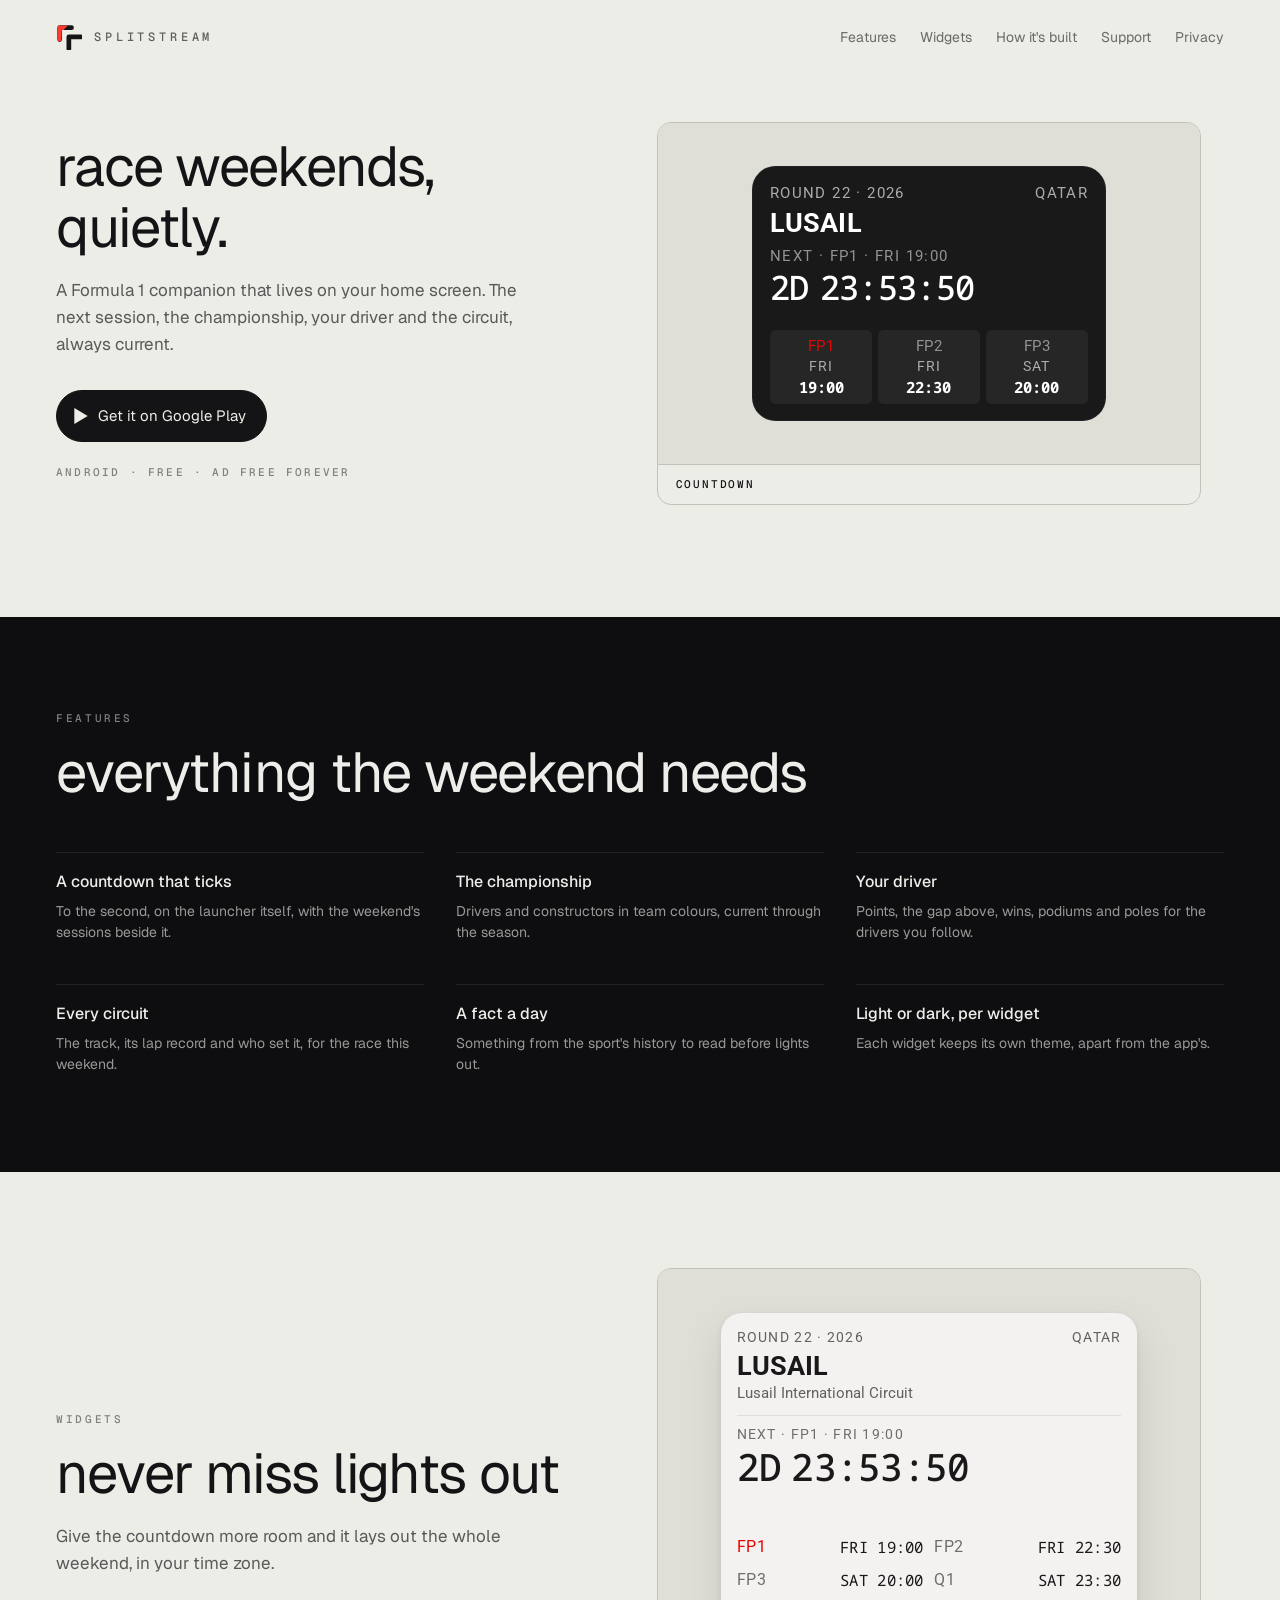
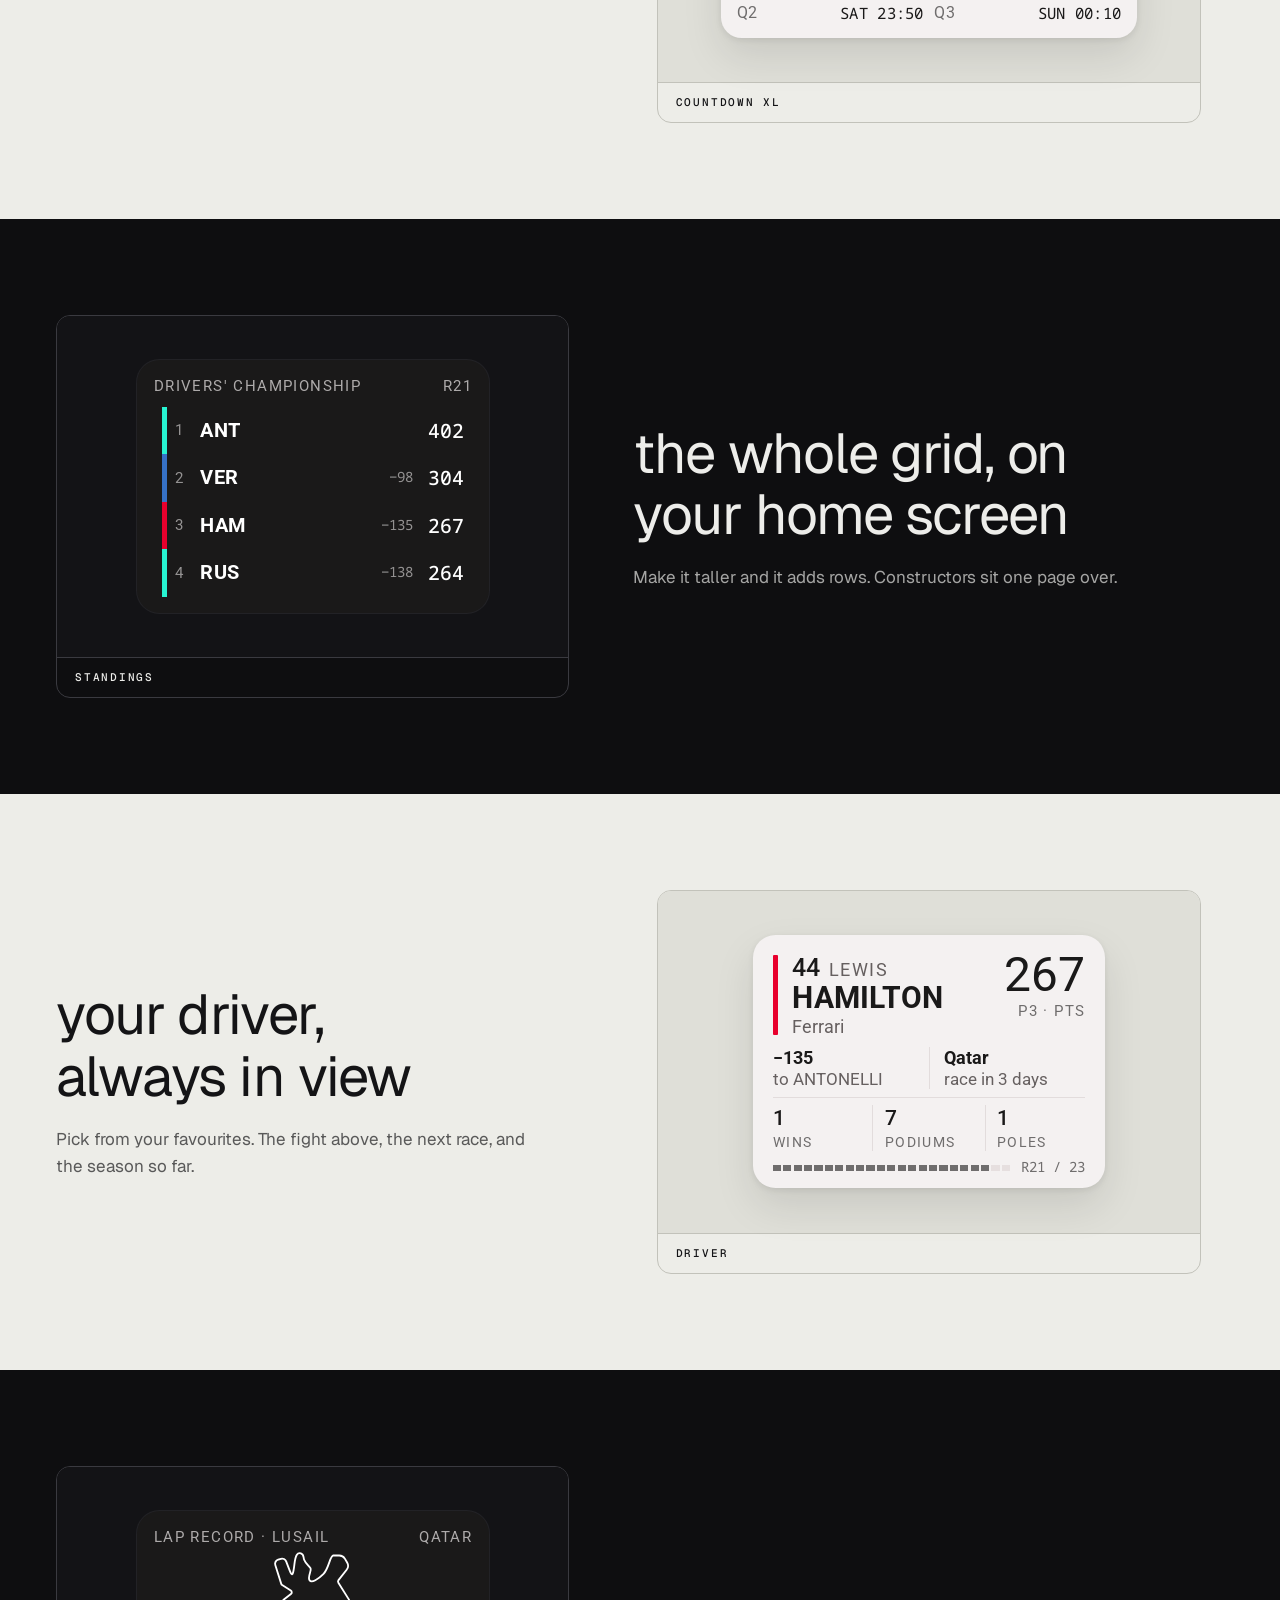
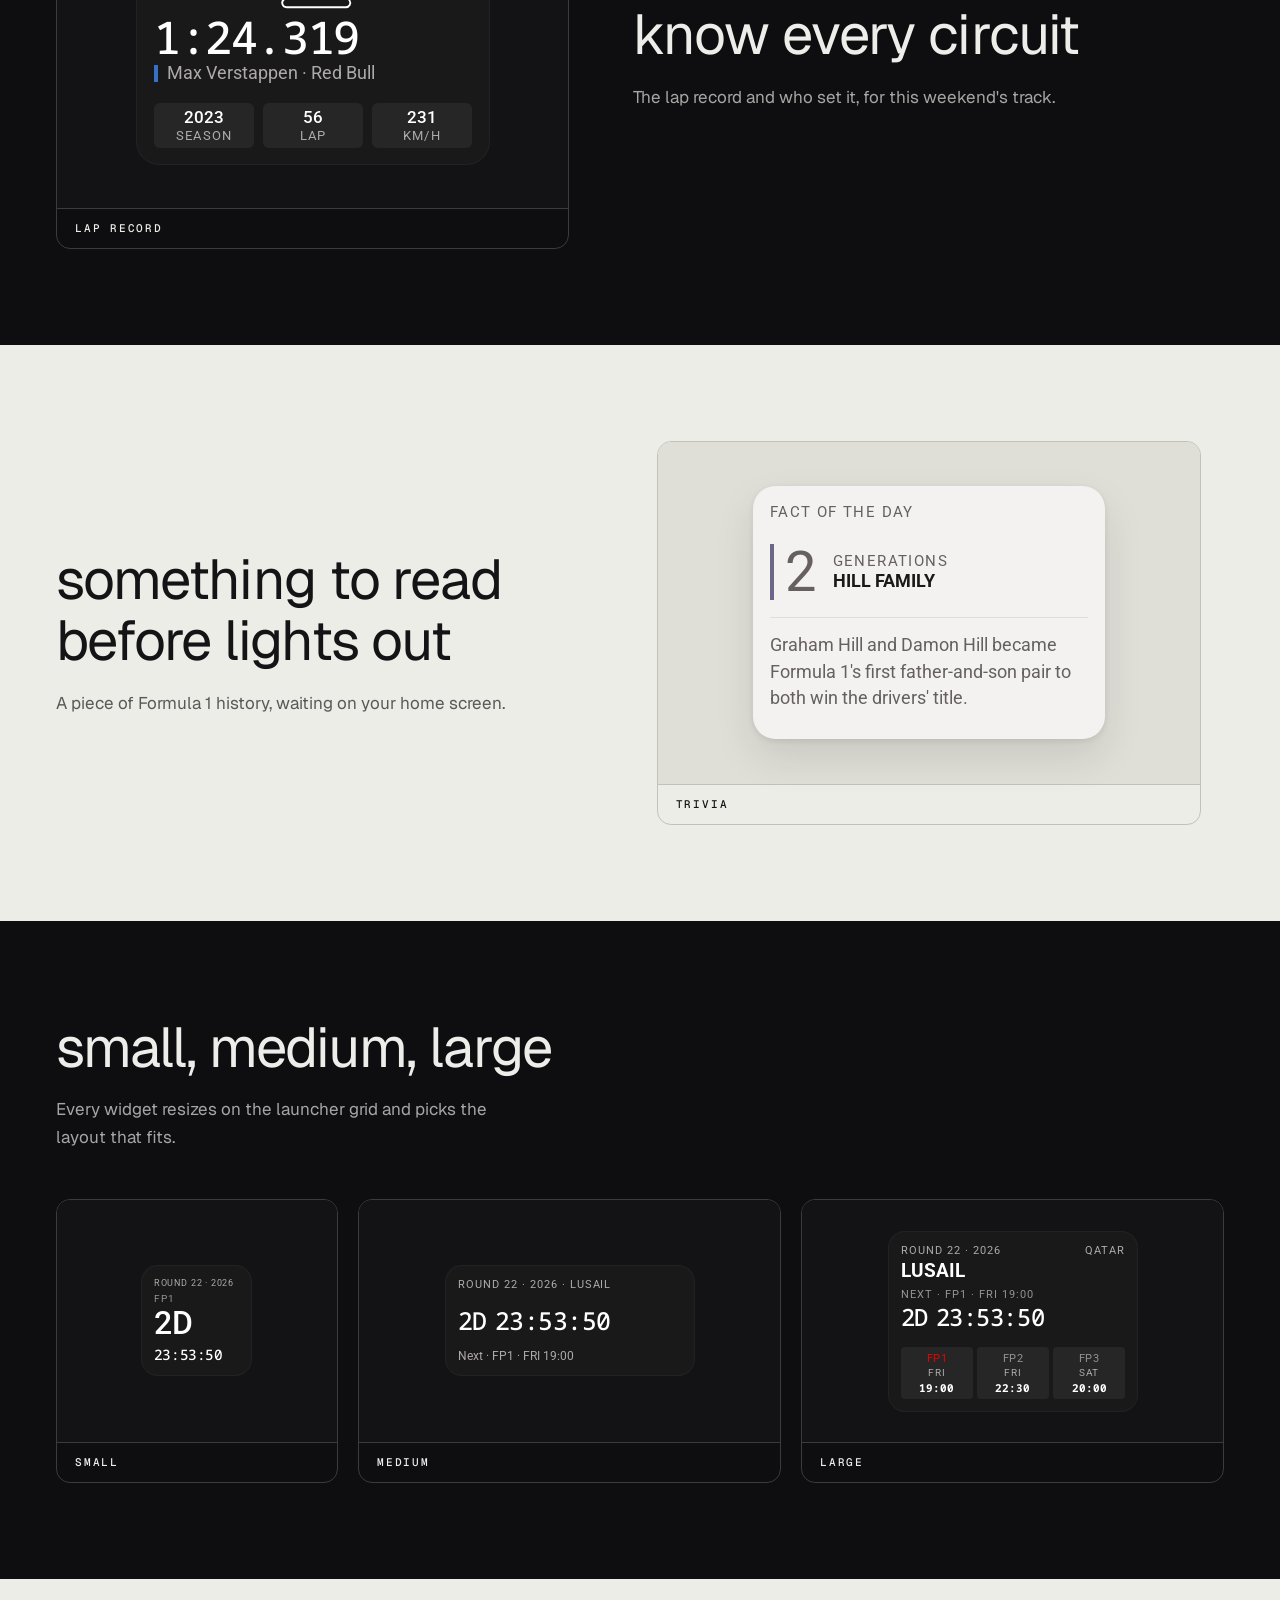
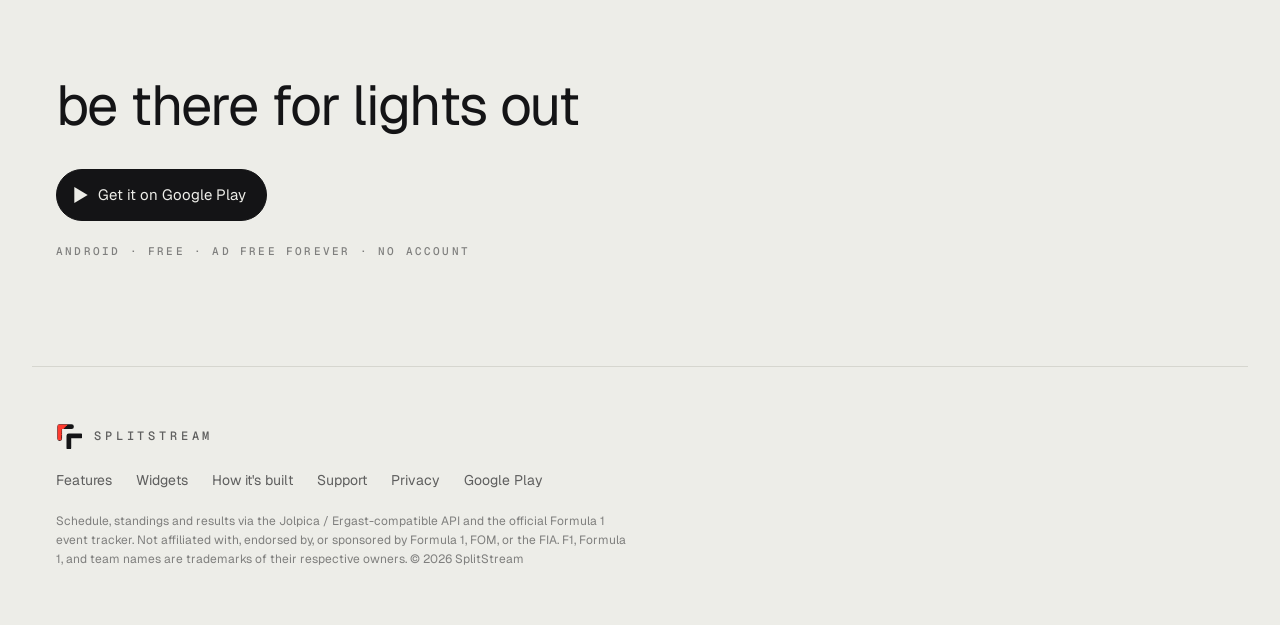
<file: index.html>
<!doctype html>
<html lang="en">
<head>
  <meta charset="utf-8">
  <meta name="viewport" content="width=device-width, initial-scale=1, viewport-fit=cover">
  <title>SplitStream · Formula 1 widgets for Android</title>
  <meta name="description" content="SplitStream puts the next session, the championship, your driver and the circuit on your Android home screen. Free, ad free forever.">
  <meta name="theme-color" content="#EDEDE8">
  <link rel="icon" type="image/png" sizes="32x32" href="app-assets/favicon-32.png">
  <link rel="icon" type="image/png" sizes="64x64" href="app-assets/favicon-64.png">
  <link rel="icon" type="image/svg+xml" href="app-assets/icon.svg">
  <link rel="apple-touch-icon" href="app-assets/apple-touch-icon.png">
  <link rel="preconnect" href="https://fonts.googleapis.com">
  <link rel="preconnect" href="https://fonts.gstatic.com" crossorigin>
  <link rel="stylesheet" href="https://fonts.googleapis.com/css2?family=Geist:wght@400;500&family=Geist+Mono:wght@500&family=Roboto:wght@400;500;700&family=Noto+Sans+Mono:wght@500;700&display=swap">
  <link rel="stylesheet" href="assets/site.css">
  <script defer src="https://analytics.slothiesmooth.com/script.js" data-website-id="c83c6d70-2a44-466f-b22b-ee12f465959a"></script>
</head>
<body>
<a class="skip" href="#main">Skip to content</a>
<svg width="0" height="0" style="position:absolute" aria-hidden="true" focusable="false">
  <defs>
    <clipPath id="lc"><path d="M52.25,28.25 L32.25,28.25 A4,4 0 0,0 28.25,32.25 L28.25,52.25 A4,4 0 0,0 36.25,52.25 L36.25,36.25 L52.25,36.25 A4,4 0 0,0 52.25,28.25 Z"/></clipPath>
    <symbol id="mark" viewBox="26 26 44 44">
      <path d="M67.75,43.75 L47.75,43.75 A4,4 0 0,0 43.75,47.75 L43.75,67.75 A4,4 0 0,0 51.75,67.75 L51.75,51.75 L67.75,51.75 A4,4 0 0,0 67.75,43.75 Z" fill="currentColor"/>
      <path d="M52.25,28.25 L32.25,28.25 A4,4 0 0,0 28.25,32.25 L28.25,52.25 A4,4 0 0,0 36.25,52.25 L36.25,36.25 L52.25,36.25 A4,4 0 0,0 52.25,28.25 Z" fill="currentColor"/>
      <g clip-path="url(#lc)"><path transform="translate(1.25 1.25)" d="M27 27 L45 27 L43.55 28.14 L43.5 29.29 L41.26 30.43 L41 31.57 L39.06 32.71 L38.22 33.86 L37.5 35 L36.47 35 L35.43 34.77 L34.4 35 L34.6 36.54 L34.34 38.08 L34.33 39.62 L34.39 41.17 L33.97 42.71 L34.86 44.25 L33.83 45.79 L34.03 47.33 L33.73 48.88 L34.07 50.42 L34.27 51.96 L33.9 53.5 L32.17 54.47 L30.45 53.78 L28.73 53.55 L27 54.5Z" fill="#FF3B2F"/></g>
    </symbol>
    <symbol id="playglyph" viewBox="0 0 20 24"><path d="M0 0 L0 24 L20 12 Z" fill="currentColor"/></symbol>
  </defs>
</svg>
<header class="site-head paper">
  <div class="in">
    <a class="lock" href="index.html" aria-label="SplitStream home"><svg aria-hidden="true"><use href="#mark"/></svg><span>SPLITSTREAM</span></a>
    <nav class="links" aria-label="Main"><a href="index.html#features">Features</a><a href="index.html#widgets">Widgets</a><a href="built.html">How it's built</a><a href="support.html">Support</a><a href="privacy.html">Privacy</a></nav>
    <details class="menu">
      <summary aria-label="Menu"><span>Menu</span></summary>
      <nav class="links" aria-label="Main"><a href="index.html#features">Features</a><a href="index.html#widgets">Widgets</a><a href="built.html">How it's built</a><a href="support.html">Support</a><a href="privacy.html">Privacy</a></nav>
    </details>
  </div>
</header>
<main id="main">
<section class="paper">
  <div class="in row hero">
    <div>
      <h1 class="line">race weekends, quietly.</h1>
      <p class="sub">A Formula 1 companion that lives on your home screen. The next session, the championship, your driver and the circuit, always current.</p>
      <a class="play" href="https://play.google.com/store/apps/details?id=dev.moksh.splitstream"><svg aria-hidden="true"><use href="#playglyph"/></svg>Get it on Google Play</a>
      <p class="meta short">Android · free<span class="sep"> · </span><span class="brk"></span>ad&nbsp;free&nbsp;forever</p>
    </div>
    <figure class="frame">
      <div class="tray">
      <div class="wid">
        <div class="w dark" style="--W:250;--H:180" role="img" aria-label="Large countdown widget: round 22 at Lusail, first practice in 2 days 23 hours">
        <div class="eb"><span>Round 22 · 2026</span><span>Qatar</span></div>
        <div class="ttl">LUSAIL</div>
        <div class="nx">Next · FP1 · Fri 19:00</div>
        <div class="clk"><span data-cd="d">2D</span><span data-cd="hms">23:53:52</span></div>
        <div class="cells">
          <div class="cell"><b class="acc">FP1</b><span>FRI</span><i>19:00</i></div>
          <div class="cell"><b>FP2</b><span>FRI</span><i>22:30</i></div>
          <div class="cell"><b>FP3</b><span>SAT</span><i>20:00</i></div>
        </div>
      </div>
      </div>
      </div>
      <figcaption>Countdown</figcaption>
    </figure>
  </div>
</section>
<section class="band ink anchor" id="features">
  <div class="in">
    <p class="eyebrow">Features</p>
    <h2 class="line">everything the weekend needs</h2>
    <div class="feats">
      <div><b>A countdown that ticks</b><span>To the second, on the launcher itself, with the weekend's sessions beside it.</span></div>
      <div><b>The championship</b><span>Drivers and constructors in team colours, current through the season.</span></div>
      <div><b>Your driver</b><span>Points, the gap above, wins, podiums and poles for the drivers you follow.</span></div>
      <div><b>Every circuit</b><span>The track, its lap record and who set it, for the race this weekend.</span></div>
      <div><b>A fact a day</b><span>Something from the sport's history to read before lights out.</span></div>
      <div><b>Light or dark, per widget</b><span>Each widget keeps its own theme, apart from the app's.</span></div>
    </div>
  </div>
</section>
<section class="band paper anchor" id="widgets">
  <div class="in">
    <div class="row">
      <div><p class="eyebrow">Widgets</p><h2 class="line">never miss lights out</h2><p class="sub">Give the countdown more room and it lays out the whole weekend, in your time zone.</p></div>
      <figure class="frame">
      <div class="tray">
      <div class="wid xl">
        <div class="w light xl" style="--W:320;--H:250" role="img" aria-label="Extra large countdown widget with all six sessions of the Qatar weekend">
          <div class="eb"><span>Round 22 · 2026</span><span>Qatar</span></div>
          <div class="ttl">LUSAIL</div>
          <div class="circ">Lusail International Circuit</div>
          <div class="hr"></div>
          <div class="nx">Next · FP1 · Fri 19:00</div>
          <div class="clk"><span data-cd="d">2D</span><span data-cd="hms">23:53:52</span></div>
          <div class="grid6">
            <b class="acc">FP1</b><i>FRI 19:00</i><b>FP2</b><i>FRI 22:30</i>
            <b>FP3</b><i>SAT 20:00</i><b>Q1</b><i>SAT 23:30</i>
            <b>Q2</b><i>SAT 23:50</i><b>Q3</b><i>SUN 00:10</i>
          </div>
        </div>
      </div>
      </div>
      <figcaption>Countdown XL</figcaption>
      </figure>
    </div>
  </div>
</section>
<section class="band ink">
  <div class="in">
    <div class="row flip">
      <div><h2 class="line">the whole grid, on your home screen</h2><p class="sub">Make it taller and it adds rows. Constructors sit one page over.</p></div>
      <figure class="frame">
      <div class="tray">
      <div class="wid">
        <div class="w dark" style="--W:250;--H:180" role="img" aria-label="Standings widget: Antonelli 402 points, Verstappen 304, Hamilton 267, Russell 264">
          <div class="eb"><span>Drivers' championship</span><span>R21</span></div>
          <div class="rows">
            <div class="r"><i class="st" style="background:#27F4D2"></i><span class="ps">1</span><span class="cd">ANT</span><span class="gp"></span><span class="pt">402</span></div>
            <div class="r"><i class="st" style="background:#3671C6"></i><span class="ps">2</span><span class="cd">VER</span><span class="gp">−98</span><span class="pt">304</span></div>
            <div class="r"><i class="st" style="background:#E8002D"></i><span class="ps">3</span><span class="cd">HAM</span><span class="gp">−135</span><span class="pt">267</span></div>
            <div class="r"><i class="st" style="background:#27F4D2"></i><span class="ps">4</span><span class="cd">RUS</span><span class="gp">−138</span><span class="pt">264</span></div>
          </div>
        </div>
      </div>
      </div>
      <figcaption>Standings</figcaption>
      </figure>
    </div>
  </div>
</section>
<section class="band paper">
  <div class="in">
    <div class="row">
      <div><h2 class="line">your driver, always in view</h2><p class="sub">Pick from your favourites. The fight above, the next race, and the season so far.</p></div>
      <figure class="frame">
      <div class="tray">
      <div class="wid">
        <div class="w light drv" style="--W:250;--H:180" role="img" aria-label="Driver widget: Lewis Hamilton, Ferrari, third on 267 points">
          <div class="dtop">
            <i class="tick" style="background:#E8002D"></i>
            <div class="dname"><div class="dn1"><b>44</b><span>LEWIS</span></div><div class="dn2">HAMILTON</div><div class="dn3">Ferrari</div></div>
            <div class="dpts"><b>267</b><span>P3 · PTS</span></div>
          </div>
          <div class="fight"><div><b>−135</b><span>to ANTONELLI</span></div><i class="vr"></i><div><b>Qatar</b><span>race in 3 days</span></div></div>
          <div class="stats"><div><b>1</b><span>WINS</span></div><i class="vr"></i><div><b>7</b><span>PODIUMS</span></div><i class="vr"></i><div><b>1</b><span>POLES</span></div></div>
          <div class="prog"><div class="ticks"><i></i><i></i><i></i><i></i><i></i><i></i><i></i><i></i><i></i><i></i><i></i><i></i><i></i><i></i><i></i><i></i><i></i><i></i><i></i><i></i><i></i><i class="o"></i><i class="o"></i></div><span>R21 / 23</span></div>
        </div>
      </div>
      </div>
      <figcaption>Driver</figcaption>
      </figure>
    </div>
  </div>
</section>
<section class="band ink">
  <div class="in">
    <div class="row flip">
      <div><h2 class="line">know every circuit</h2><p class="sub">The lap record and who set it, for this weekend's track.</p></div>
      <figure class="frame">
      <div class="tray">
      <div class="wid">
        <div class="w dark" style="--W:250;--H:180" role="img" aria-label="Lap record widget: Lusail, 1:24.319 by Max Verstappen for Red Bull in 2023">
          <div class="eb"><span>Lap record · Lusail</span><span>Qatar</span></div>
          <div class="art"><svg viewBox="0 0 35.8738 26.117" aria-hidden="true"><path d="M33.3698 25.617H5.80737C3.90306 25.617 3.07632 23.2075 4.57949 22.0383L7.85821 19.4882C8.40407 19.0637 8.36456 18.2265 7.78115 17.8552L3.78436 15.3118C3.58663 15.186 3.43938 14.9947 3.36831 14.7713L0.594861 6.05479C0.256015 4.98984 0.855594 3.85385 1.92602 3.53273L3.18745 3.1543C4.19542 2.85191 5.26507 3.38189 5.63872 4.36568C6.20656 5.86074 6.93476 7.75818 7.47831 9.11704C8.47831 11.617 8.97831 10.117 9.47831 5.61705C9.97831 1.11705 10.9783 0.117046 12.4783 0.617046C13.9783 1.11705 13.4783 2.11705 13.9783 3.61705C14.4783 5.11705 16.4783 6.61705 16.9783 7.61705C17.4783 8.61705 15.4783 11.617 16.4783 13.117C17.4783 14.617 20.4783 12.617 22.9783 10.117C25.4783 7.61705 25.9783 1.61705 27.4783 1.61705H30.2797C31.3335 1.61705 32.31 2.16994 32.8522 3.07356L33.9151 4.84503C34.5553 5.91205 34.4703 7.26353 33.7016 8.24198L29.9122 13.0648C29.6518 13.3962 29.6272 13.8552 29.8505 14.2126L35.0658 22.557C35.8983 23.8891 34.9407 25.617 33.3698 25.617Z"/></svg></div>
          <div class="lt">1:24.319</div>
          <div class="holder"><i style="background:#3671C6"></i>Max Verstappen · Red Bull</div>
          <div class="lmeta"><div><b>2023</b><span>SEASON</span></div><div><b>56</b><span>LAP</span></div><div><b>231</b><span>KM/H</span></div></div>
        </div>
      </div>
      </div>
      <figcaption>Lap record</figcaption>
      </figure>
    </div>
  </div>
</section>
<section class="band paper">
  <div class="in">
    <div class="row">
      <div><h2 class="line">something to read before lights out</h2><p class="sub">A piece of Formula 1 history, waiting on your home screen.</p></div>
      <figure class="frame">
      <div class="tray">
      <div class="wid">
        <div class="w light" style="--W:250;--H:180" role="img" aria-label="Trivia widget: Graham and Damon Hill, the first father and son to both win the drivers' title">
          <div class="eb"><span>Fact of the day</span></div>
          <div class="tbox"><i class="tk" style="background:#6B6788"></i><span class="n">2</span><div><span>GENERATIONS</span><b>HILL FAMILY</b></div></div>
          <div class="fact">Graham Hill and Damon Hill became Formula 1's first father-and-son pair to both win the drivers' title.</div>
        </div>
      </div>
      </div>
      <figcaption>Trivia</figcaption>
      </figure>
    </div>
  </div>
</section>
<section class="band ink">
  <div class="in">
    <h2 class="line">small, medium, large</h2>
    <p class="sub">Every widget resizes on the launcher grid and picks the layout that fits.</p>
    <div class="sizes">
      <figure class="frame"><div class="tray"><div class="wid ws">
        <div class="w dark s" style="--W:110;--H:110" role="img" aria-label="Small countdown widget">
          <div class="eb"><span>Round 22 · 2026</span></div>
          <div class="nx">FP1</div>
          <div class="big" data-cd="d">2D</div>
          <div class="hms" data-cd="hms">23:53:52</div>
        </div>
        </div></div>
        <figcaption>Small</figcaption>
      </figure>
      <figure class="frame"><div class="tray"><div class="wid wm">
        <div class="w dark m" style="--W:250;--H:110" role="img" aria-label="Medium countdown widget">
          <div class="eb"><span>Round 22 · 2026 · Lusail</span></div>
          <div class="clk"><span data-cd="d">2D</span><span data-cd="hms">23:53:52</span></div>
          <div class="foot">Next · FP1 · FRI 19:00</div>
        </div>
        </div></div>
        <figcaption>Medium</figcaption>
      </figure>
      <figure class="frame"><div class="tray"><div class="wid wl">
        <div class="w dark" style="--W:250;--H:180" role="img" aria-label="Large countdown widget: round 22 at Lusail, first practice in 2 days 23 hours">
        <div class="eb"><span>Round 22 · 2026</span><span>Qatar</span></div>
        <div class="ttl">LUSAIL</div>
        <div class="nx">Next · FP1 · Fri 19:00</div>
        <div class="clk"><span data-cd="d">2D</span><span data-cd="hms">23:53:52</span></div>
        <div class="cells">
          <div class="cell"><b class="acc">FP1</b><span>FRI</span><i>19:00</i></div>
          <div class="cell"><b>FP2</b><span>FRI</span><i>22:30</i></div>
          <div class="cell"><b>FP3</b><span>SAT</span><i>20:00</i></div>
        </div>
      </div>
        </div></div>
        <figcaption>Large</figcaption>
      </figure>
    </div>
  </div>
</section>
<section class="band paper">
  <div class="in">
    <h2 class="line">be there for lights out</h2>
    <a class="play" href="https://play.google.com/store/apps/details?id=dev.moksh.splitstream"><svg aria-hidden="true"><use href="#playglyph"/></svg>Get it on Google Play</a>
    <p class="meta">Android · free<span class="sep"> · </span><span class="brk"></span>ad&nbsp;free&nbsp;forever · no&nbsp;account</p>
  </div>
</section>
</main>
<footer class="site-foot paper">
  <div class="in">
    <a class="lock" href="index.html" aria-label="SplitStream home"><svg aria-hidden="true"><use href="#mark"/></svg><span>SPLITSTREAM</span></a>
    <nav class="fl" aria-label="Footer"><a href="index.html#features">Features</a><a href="index.html#widgets">Widgets</a><a href="built.html">How it's built</a><a href="support.html">Support</a><a href="privacy.html">Privacy</a><a href="https://play.google.com/store/apps/details?id=dev.moksh.splitstream">Google Play</a></nav>
    <p>Schedule, standings and results via the Jolpica / Ergast-compatible API and the official Formula 1 event tracker. Not affiliated with, endorsed by, or sponsored by Formula 1, FOM, or the FIA. F1, Formula 1, and team names are trademarks of their respective owners. &copy; 2026 SplitStream</p>
  </div>
</footer>

<script>
  // The widget countdowns tick down from the moment shown in the store art (2D 23:53:52)
  // and start over on every page load. It is an illustration, not a real race clock.
  (function () {
    var start = 2 * 86400 + 23 * 3600 + 53 * 60 + 52;
    var t0 = Date.now();
    var days = document.querySelectorAll('[data-cd="d"]');
    var clocks = document.querySelectorAll('[data-cd="hms"]');
    function pad(n) { return n < 10 ? '0' + n : '' + n; }
    function tick() {
      var left = start - Math.floor((Date.now() - t0) / 1000);
      if (left < 0) { t0 = Date.now(); left = start; }
      var d = Math.floor(left / 86400), h = Math.floor(left % 86400 / 3600), m = Math.floor(left % 3600 / 60), sec = left % 60;
      var hms = pad(h) + ':' + pad(m) + ':' + pad(sec);
      for (var i = 0; i < days.length; i++) days[i].textContent = d + 'D';
      for (var j = 0; j < clocks.length; j++) clocks[j].textContent = hms;
    }
    tick();
    setInterval(tick, 250);
  })();
</script>
</body>
</html>
</file>
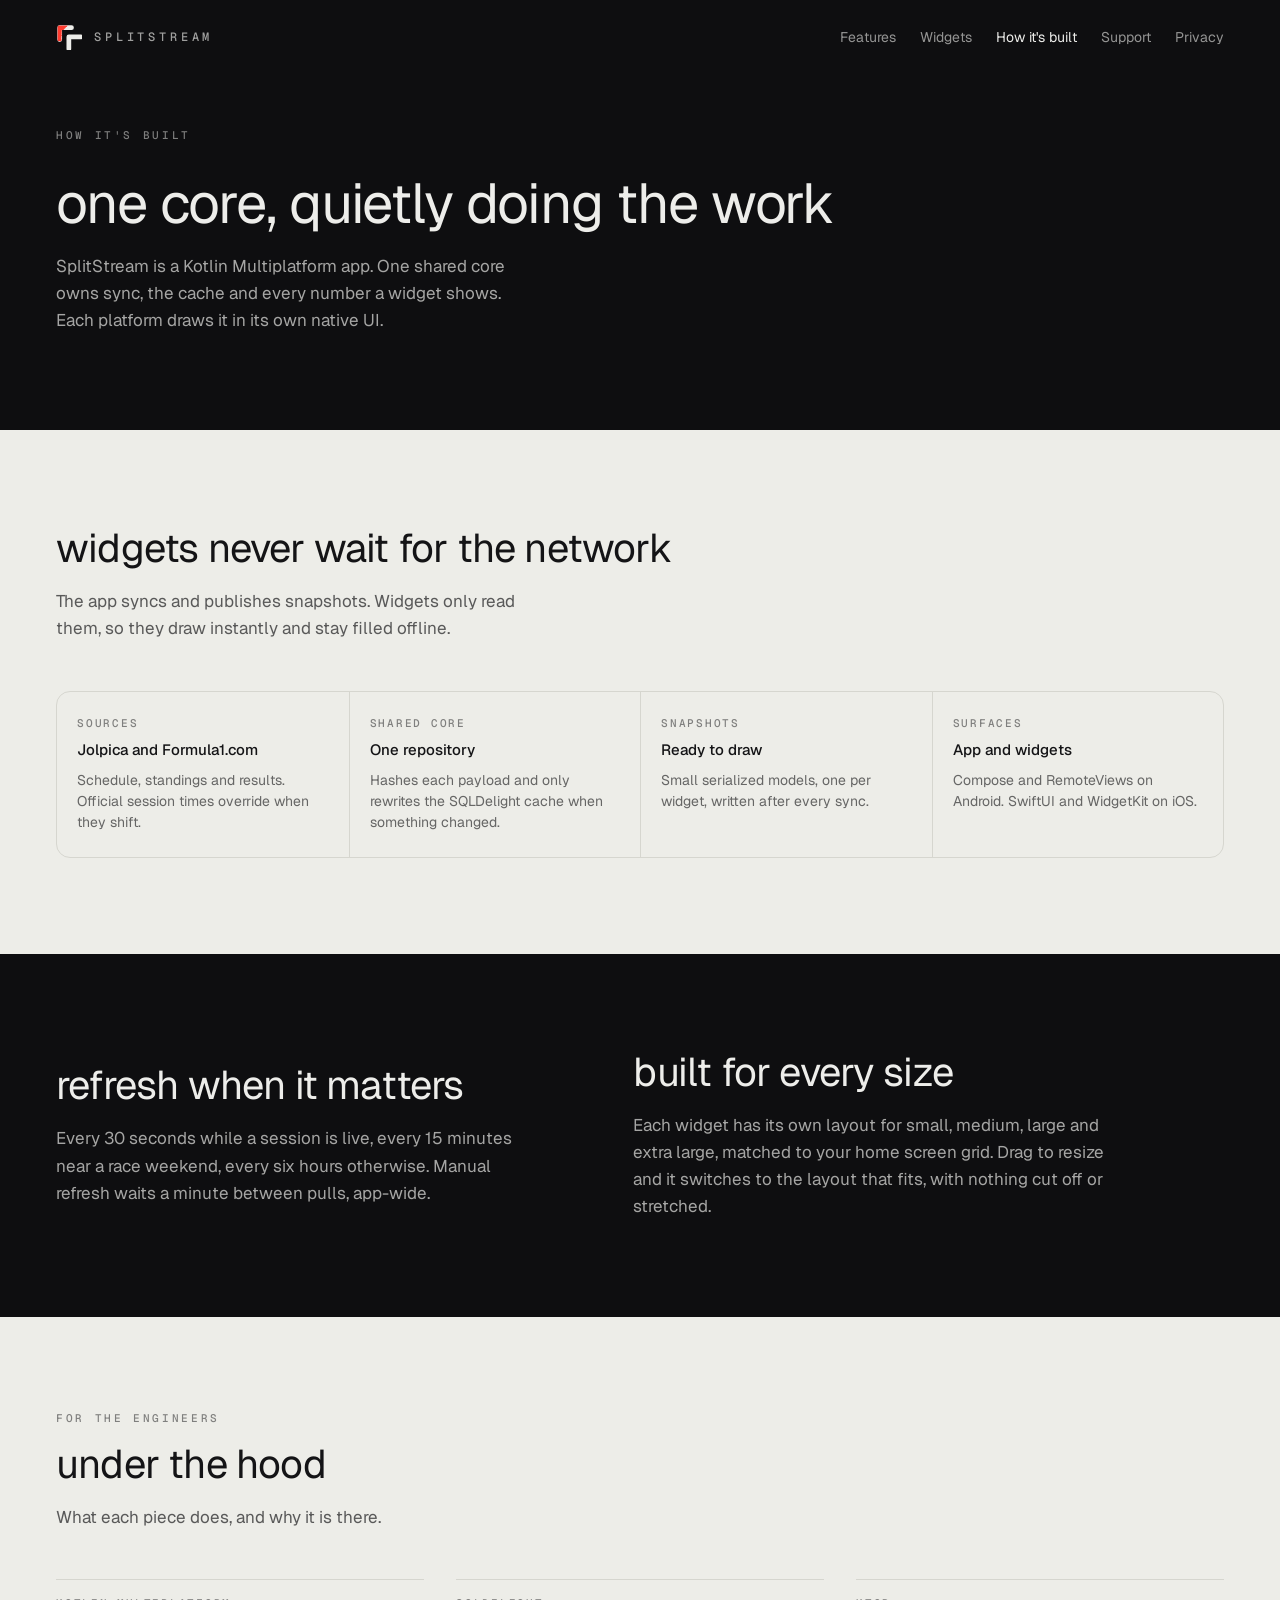
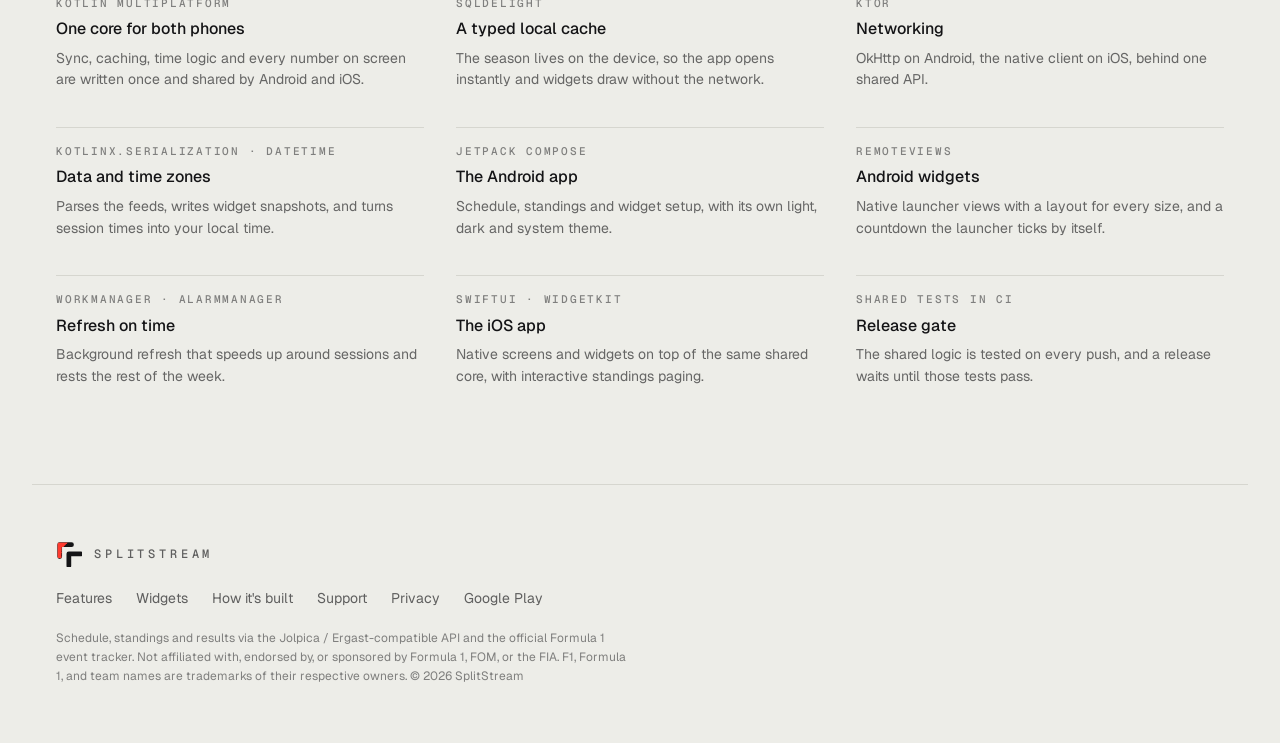
<file: built.html>
<!doctype html>
<html lang="en">
<head>
  <meta charset="utf-8">
  <meta name="viewport" content="width=device-width, initial-scale=1, viewport-fit=cover">
  <title>How it's built · SplitStream</title>
  <meta name="description" content="How SplitStream works under the hood: one Kotlin Multiplatform core, a local cache, and native widgets on Android and iOS.">
  <meta name="theme-color" content="#EDEDE8">
  <link rel="icon" type="image/png" sizes="32x32" href="app-assets/favicon-32.png">
  <link rel="icon" type="image/png" sizes="64x64" href="app-assets/favicon-64.png">
  <link rel="icon" type="image/svg+xml" href="app-assets/icon.svg">
  <link rel="apple-touch-icon" href="app-assets/apple-touch-icon.png">
  <link rel="preconnect" href="https://fonts.googleapis.com">
  <link rel="preconnect" href="https://fonts.gstatic.com" crossorigin>
  <link rel="stylesheet" href="https://fonts.googleapis.com/css2?family=Geist:wght@400;500&family=Geist+Mono:wght@500&family=Roboto:wght@400;500;700&family=Noto+Sans+Mono:wght@500;700&display=swap">
  <link rel="stylesheet" href="assets/site.css">
  
</head>
<body>
<a class="skip" href="#main">Skip to content</a>
<svg width="0" height="0" style="position:absolute" aria-hidden="true" focusable="false">
  <defs>
    <clipPath id="lc"><path d="M52.25,28.25 L32.25,28.25 A4,4 0 0,0 28.25,32.25 L28.25,52.25 A4,4 0 0,0 36.25,52.25 L36.25,36.25 L52.25,36.25 A4,4 0 0,0 52.25,28.25 Z"/></clipPath>
    <symbol id="mark" viewBox="26 26 44 44">
      <path d="M67.75,43.75 L47.75,43.75 A4,4 0 0,0 43.75,47.75 L43.75,67.75 A4,4 0 0,0 51.75,67.75 L51.75,51.75 L67.75,51.75 A4,4 0 0,0 67.75,43.75 Z" fill="currentColor"/>
      <path d="M52.25,28.25 L32.25,28.25 A4,4 0 0,0 28.25,32.25 L28.25,52.25 A4,4 0 0,0 36.25,52.25 L36.25,36.25 L52.25,36.25 A4,4 0 0,0 52.25,28.25 Z" fill="currentColor"/>
      <g clip-path="url(#lc)"><path transform="translate(1.25 1.25)" d="M27 27 L45 27 L43.55 28.14 L43.5 29.29 L41.26 30.43 L41 31.57 L39.06 32.71 L38.22 33.86 L37.5 35 L36.47 35 L35.43 34.77 L34.4 35 L34.6 36.54 L34.34 38.08 L34.33 39.62 L34.39 41.17 L33.97 42.71 L34.86 44.25 L33.83 45.79 L34.03 47.33 L33.73 48.88 L34.07 50.42 L34.27 51.96 L33.9 53.5 L32.17 54.47 L30.45 53.78 L28.73 53.55 L27 54.5Z" fill="#FF3B2F"/></g>
    </symbol>
    <symbol id="playglyph" viewBox="0 0 20 24"><path d="M0 0 L0 24 L20 12 Z" fill="currentColor"/></symbol>
  </defs>
</svg>
<header class="site-head ink">
  <div class="in">
    <a class="lock" href="index.html" aria-label="SplitStream home"><svg aria-hidden="true"><use href="#mark"/></svg><span>SPLITSTREAM</span></a>
    <nav class="links" aria-label="Main"><a href="index.html#features">Features</a><a href="index.html#widgets">Widgets</a><a href="built.html" aria-current="page">How it's built</a><a href="support.html">Support</a><a href="privacy.html">Privacy</a></nav>
    <details class="menu">
      <summary aria-label="Menu"><span>Menu</span></summary>
      <nav class="links" aria-label="Main"><a href="index.html#features">Features</a><a href="index.html#widgets">Widgets</a><a href="built.html" aria-current="page">How it's built</a><a href="support.html">Support</a><a href="privacy.html">Privacy</a></nav>
    </details>
  </div>
</header>
<main id="main">
<section class="ink">
  <div class="in page-head">
    <p class="eyebrow">How it's built</p>
    <h1 class="line">one core, quietly doing the work</h1>
    <p class="sub">SplitStream is a Kotlin Multiplatform app. One shared core owns sync, the cache and every number a widget shows. Each platform draws it in its own native UI.</p>
  </div>
</section>
<section class="band paper">
  <div class="in">
    <h2 class="line sm">widgets never wait for the network</h2>
    <p class="sub">The app syncs and publishes snapshots. Widgets only read them, so they draw instantly and stay filled offline.</p>
    <div class="flow">
      <div><em>Sources</em><b>Jolpica and Formula1.com</b><span>Schedule, standings and results. Official session times override when they shift.</span></div>
      <div><em>Shared core</em><b>One repository</b><span>Hashes each payload and only rewrites the SQLDelight cache when something changed.</span></div>
      <div><em>Snapshots</em><b>Ready to draw</b><span>Small serialized models, one per widget, written after every sync.</span></div>
      <div><em>Surfaces</em><b>App and widgets</b><span>Compose and RemoteViews on Android. SwiftUI and WidgetKit on iOS.</span></div>
    </div>
  </div>
</section>
<section class="band ink">
  <div class="in">
    <div class="row">
      <div><h2 class="line sm">refresh when it matters</h2><p class="sub">Every 30 seconds while a session is live, every 15 minutes near a race weekend, every six hours otherwise. Manual refresh waits a minute between pulls, app-wide.</p></div>
      <div><h2 class="line sm">built for every size</h2><p class="sub">Each widget has its own layout for small, medium, large and extra large, matched to your home screen grid. Drag to resize and it switches to the layout that fits, with nothing cut off or stretched.</p></div>
    </div>
  </div>
</section>
<section class="band paper">
  <div class="in">
    <p class="eyebrow">For the engineers</p>
    <h2 class="line sm">under the hood</h2>
    <p class="sub">What each piece does, and why it is there.</p>
    <div class="tech">
      <div><em>Kotlin Multiplatform</em><b>One core for both phones</b><span>Sync, caching, time logic and every number on screen are written once and shared by Android and iOS.</span></div>
      <div><em>SQLDelight</em><b>A typed local cache</b><span>The season lives on the device, so the app opens instantly and widgets draw without the network.</span></div>
      <div><em>Ktor</em><b>Networking</b><span>OkHttp on Android, the native client on iOS, behind one shared API.</span></div>
      <div><em>kotlinx.serialization · datetime</em><b>Data and time zones</b><span>Parses the feeds, writes widget snapshots, and turns session times into your local time.</span></div>
      <div><em>Jetpack Compose</em><b>The Android app</b><span>Schedule, standings and widget setup, with its own light, dark and system theme.</span></div>
      <div><em>RemoteViews</em><b>Android widgets</b><span>Native launcher views with a layout for every size, and a countdown the launcher ticks by itself.</span></div>
      <div><em>WorkManager · AlarmManager</em><b>Refresh on time</b><span>Background refresh that speeds up around sessions and rests the rest of the week.</span></div>
      <div><em>SwiftUI · WidgetKit</em><b>The iOS app</b><span>Native screens and widgets on top of the same shared core, with interactive standings paging.</span></div>
      <div><em>Shared tests in CI</em><b>Release gate</b><span>The shared logic is tested on every push, and a release waits until those tests pass.</span></div>
    </div>
  </div>
</section>
</main>
<footer class="site-foot paper">
  <div class="in">
    <a class="lock" href="index.html" aria-label="SplitStream home"><svg aria-hidden="true"><use href="#mark"/></svg><span>SPLITSTREAM</span></a>
    <nav class="fl" aria-label="Footer"><a href="index.html#features">Features</a><a href="index.html#widgets">Widgets</a><a href="built.html">How it's built</a><a href="support.html">Support</a><a href="privacy.html">Privacy</a><a href="https://play.google.com/store/apps/details?id=dev.moksh.splitstream">Google Play</a></nav>
    <p>Schedule, standings and results via the Jolpica / Ergast-compatible API and the official Formula 1 event tracker. Not affiliated with, endorsed by, or sponsored by Formula 1, FOM, or the FIA. F1, Formula 1, and team names are trademarks of their respective owners. &copy; 2026 SplitStream</p>
  </div>
</footer>
</body>
</html>
</file>
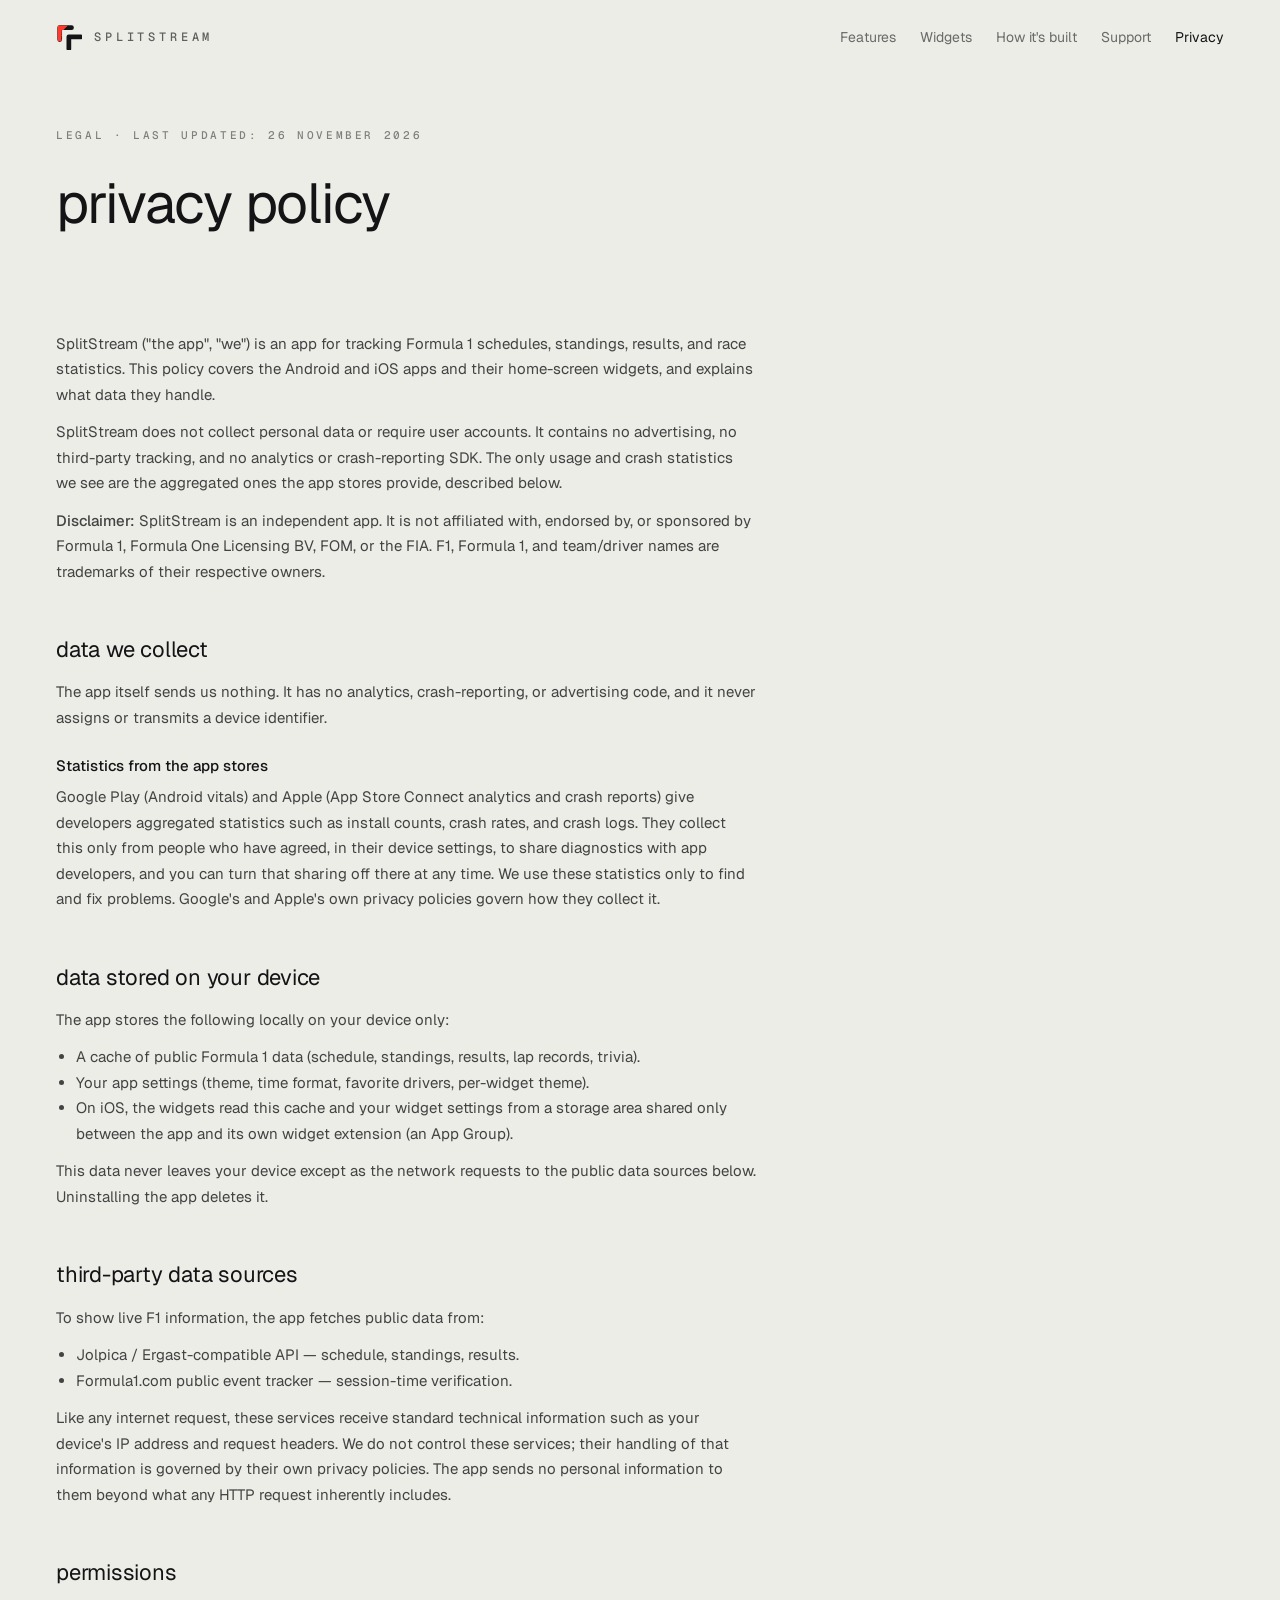
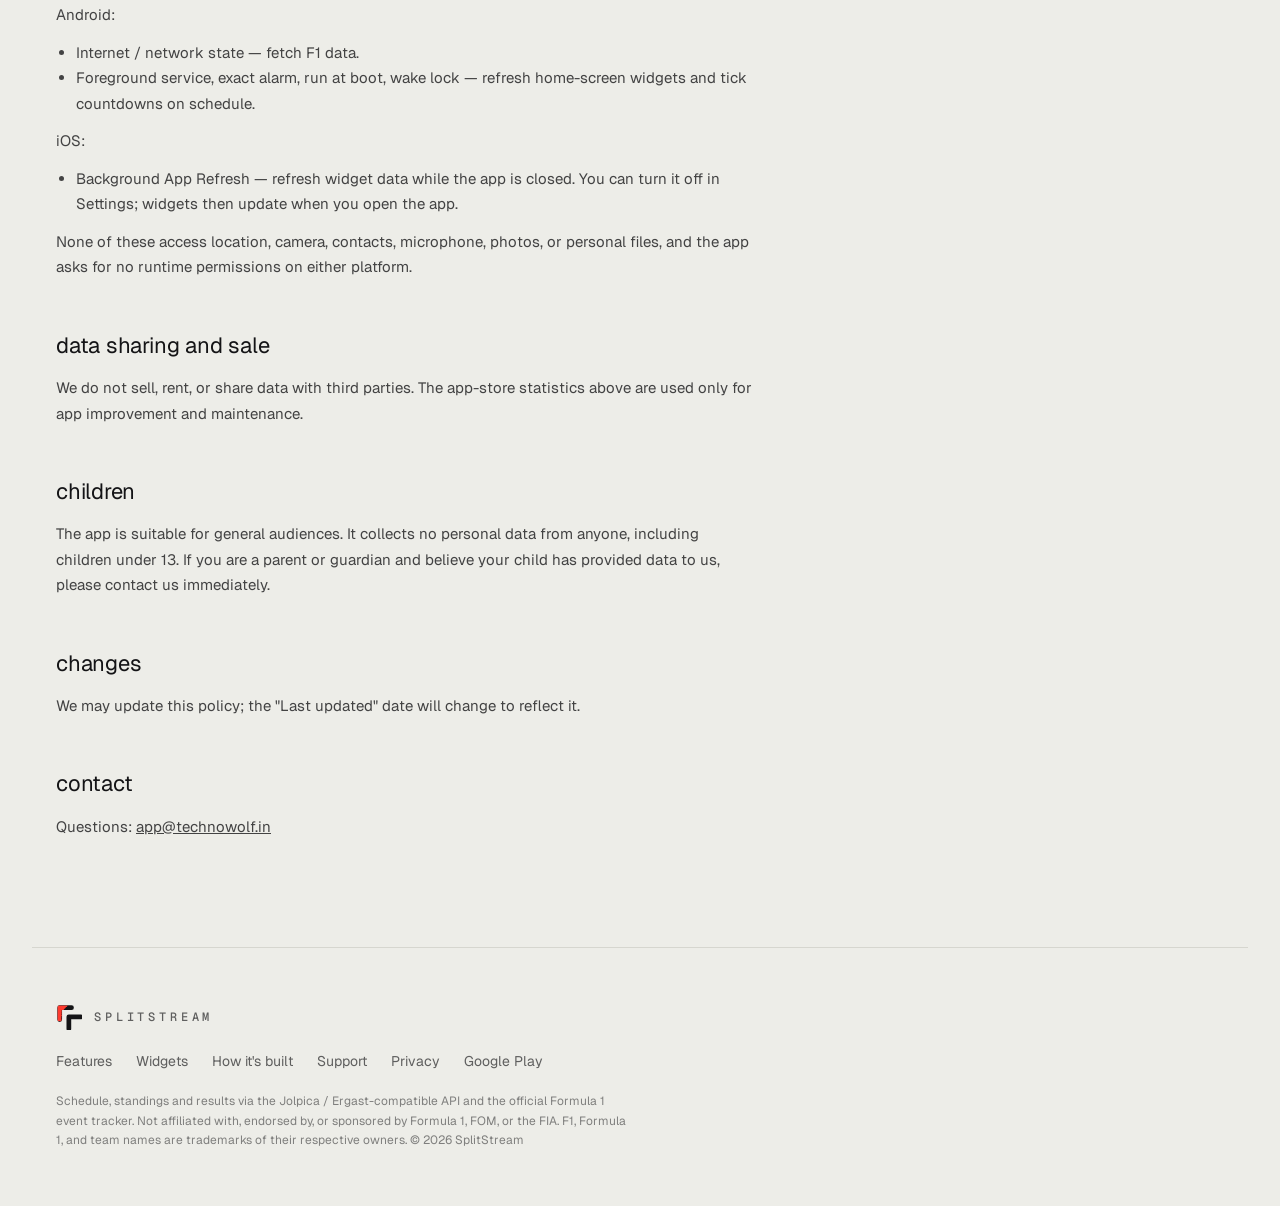
<file: privacy.html>
<!doctype html>
<html lang="en">
<head>
  <meta charset="utf-8">
  <meta name="viewport" content="width=device-width, initial-scale=1, viewport-fit=cover">
  <title>Privacy Policy · SplitStream</title>
  <meta name="description" content="SplitStream privacy policy for the Android and iOS apps: no accounts, no ads, no tracking or analytics SDKs.">
  <meta name="theme-color" content="#EDEDE8">
  <link rel="icon" type="image/png" sizes="32x32" href="app-assets/favicon-32.png">
  <link rel="icon" type="image/png" sizes="64x64" href="app-assets/favicon-64.png">
  <link rel="icon" type="image/svg+xml" href="app-assets/icon.svg">
  <link rel="apple-touch-icon" href="app-assets/apple-touch-icon.png">
  <link rel="preconnect" href="https://fonts.googleapis.com">
  <link rel="preconnect" href="https://fonts.gstatic.com" crossorigin>
  <link rel="stylesheet" href="https://fonts.googleapis.com/css2?family=Geist:wght@400;500&family=Geist+Mono:wght@500&family=Roboto:wght@400;500;700&family=Noto+Sans+Mono:wght@500;700&display=swap">
  <link rel="stylesheet" href="assets/site.css">
  
</head>
<body>
<a class="skip" href="#main">Skip to content</a>
<svg width="0" height="0" style="position:absolute" aria-hidden="true" focusable="false">
  <defs>
    <clipPath id="lc"><path d="M52.25,28.25 L32.25,28.25 A4,4 0 0,0 28.25,32.25 L28.25,52.25 A4,4 0 0,0 36.25,52.25 L36.25,36.25 L52.25,36.25 A4,4 0 0,0 52.25,28.25 Z"/></clipPath>
    <symbol id="mark" viewBox="26 26 44 44">
      <path d="M67.75,43.75 L47.75,43.75 A4,4 0 0,0 43.75,47.75 L43.75,67.75 A4,4 0 0,0 51.75,67.75 L51.75,51.75 L67.75,51.75 A4,4 0 0,0 67.75,43.75 Z" fill="currentColor"/>
      <path d="M52.25,28.25 L32.25,28.25 A4,4 0 0,0 28.25,32.25 L28.25,52.25 A4,4 0 0,0 36.25,52.25 L36.25,36.25 L52.25,36.25 A4,4 0 0,0 52.25,28.25 Z" fill="currentColor"/>
      <g clip-path="url(#lc)"><path transform="translate(1.25 1.25)" d="M27 27 L45 27 L43.55 28.14 L43.5 29.29 L41.26 30.43 L41 31.57 L39.06 32.71 L38.22 33.86 L37.5 35 L36.47 35 L35.43 34.77 L34.4 35 L34.6 36.54 L34.34 38.08 L34.33 39.62 L34.39 41.17 L33.97 42.71 L34.86 44.25 L33.83 45.79 L34.03 47.33 L33.73 48.88 L34.07 50.42 L34.27 51.96 L33.9 53.5 L32.17 54.47 L30.45 53.78 L28.73 53.55 L27 54.5Z" fill="#FF3B2F"/></g>
    </symbol>
    <symbol id="playglyph" viewBox="0 0 20 24"><path d="M0 0 L0 24 L20 12 Z" fill="currentColor"/></symbol>
  </defs>
</svg>
<header class="site-head paper">
  <div class="in">
    <a class="lock" href="index.html" aria-label="SplitStream home"><svg aria-hidden="true"><use href="#mark"/></svg><span>SPLITSTREAM</span></a>
    <nav class="links" aria-label="Main"><a href="index.html#features">Features</a><a href="index.html#widgets">Widgets</a><a href="built.html">How it's built</a><a href="support.html">Support</a><a href="privacy.html" aria-current="page">Privacy</a></nav>
    <details class="menu">
      <summary aria-label="Menu"><span>Menu</span></summary>
      <nav class="links" aria-label="Main"><a href="index.html#features">Features</a><a href="index.html#widgets">Widgets</a><a href="built.html">How it's built</a><a href="support.html">Support</a><a href="privacy.html" aria-current="page">Privacy</a></nav>
    </details>
  </div>
</header>
<main id="main" class="paper">
  <div class="in">
    <div class="page-head">
      <p class="eyebrow">Legal · Last updated: 26 November 2026</p>
      <h1 class="line">privacy policy</h1>
    </div>
    <article class="read">
      <p>SplitStream ("the app", "we") is an app for tracking Formula 1 schedules, standings, results, and race statistics. This policy covers the Android and iOS apps and their home-screen widgets, and explains what data they handle.</p>
      <p>SplitStream does not collect personal data or require user accounts. It contains no advertising, no third-party tracking, and no analytics or crash-reporting SDK. The only usage and crash statistics we see are the aggregated ones the app stores provide, described below.</p>
      <p><strong>Disclaimer:</strong> SplitStream is an independent app. It is not affiliated with, endorsed by, or sponsored by Formula 1, Formula One Licensing BV, FOM, or the FIA. F1, Formula 1, and team/driver names are trademarks of their respective owners.</p>

      <h2>Data we collect</h2>
      <p>The app itself sends us nothing. It has no analytics, crash-reporting, or advertising code, and it never assigns or transmits a device identifier.</p>
      <h3>Statistics from the app stores</h3>
      <p>Google Play (Android vitals) and Apple (App Store Connect analytics and crash reports) give developers aggregated statistics such as install counts, crash rates, and crash logs. They collect this only from people who have agreed, in their device settings, to share diagnostics with app developers, and you can turn that sharing off there at any time. We use these statistics only to find and fix problems. Google's and Apple's own privacy policies govern how they collect it.</p>

      <h2>Data stored on your device</h2>
      <p>The app stores the following locally on your device only:</p>
      <ul>
        <li>A cache of public Formula 1 data (schedule, standings, results, lap records, trivia).</li>
        <li>Your app settings (theme, time format, favorite drivers, per-widget theme).</li>
        <li>On iOS, the widgets read this cache and your widget settings from a storage area shared only between the app and its own widget extension (an App Group).</li>
      </ul>
      <p>This data never leaves your device except as the network requests to the public data sources below. Uninstalling the app deletes it.</p>

      <h2>Third-party data sources</h2>
      <p>To show live F1 information, the app fetches public data from:</p>
      <ul>
        <li>Jolpica / Ergast-compatible API — schedule, standings, results.</li>
        <li>Formula1.com public event tracker — session-time verification.</li>
      </ul>
      <p>Like any internet request, these services receive standard technical information such as your device's IP address and request headers. We do not control these services; their handling of that information is governed by their own privacy policies. The app sends no personal information to them beyond what any HTTP request inherently includes.</p>

      <h2>Permissions</h2>
      <p>Android:</p>
      <ul>
        <li>Internet / network state — fetch F1 data.</li>
        <li>Foreground service, exact alarm, run at boot, wake lock — refresh home-screen widgets and tick countdowns on schedule.</li>
      </ul>
      <p>iOS:</p>
      <ul>
        <li>Background App Refresh — refresh widget data while the app is closed. You can turn it off in Settings; widgets then update when you open the app.</li>
      </ul>
      <p>None of these access location, camera, contacts, microphone, photos, or personal files, and the app asks for no runtime permissions on either platform.</p>

      <h2>Data sharing and sale</h2>
      <p>We do not sell, rent, or share data with third parties. The app-store statistics above are used only for app improvement and maintenance.</p>

      <h2>Children</h2>
      <p>The app is suitable for general audiences. It collects no personal data from anyone, including children under 13. If you are a parent or guardian and believe your child has provided data to us, please contact us immediately.</p>

      <h2>Changes</h2>
      <p>We may update this policy; the "Last updated" date will change to reflect it.</p>

      <h2>Contact</h2>
      <p>Questions: <a href="mailto:app@technowolf.in">app@technowolf.in</a></p>
    </article>
  </div>
</main>
<footer class="site-foot paper">
  <div class="in">
    <a class="lock" href="index.html" aria-label="SplitStream home"><svg aria-hidden="true"><use href="#mark"/></svg><span>SPLITSTREAM</span></a>
    <nav class="fl" aria-label="Footer"><a href="index.html#features">Features</a><a href="index.html#widgets">Widgets</a><a href="built.html">How it's built</a><a href="support.html">Support</a><a href="privacy.html">Privacy</a><a href="https://play.google.com/store/apps/details?id=dev.moksh.splitstream">Google Play</a></nav>
    <p>Schedule, standings and results via the Jolpica / Ergast-compatible API and the official Formula 1 event tracker. Not affiliated with, endorsed by, or sponsored by Formula 1, FOM, or the FIA. F1, Formula 1, and team names are trademarks of their respective owners. &copy; 2026 SplitStream</p>
  </div>
</footer>
</body>
</html>
</file>
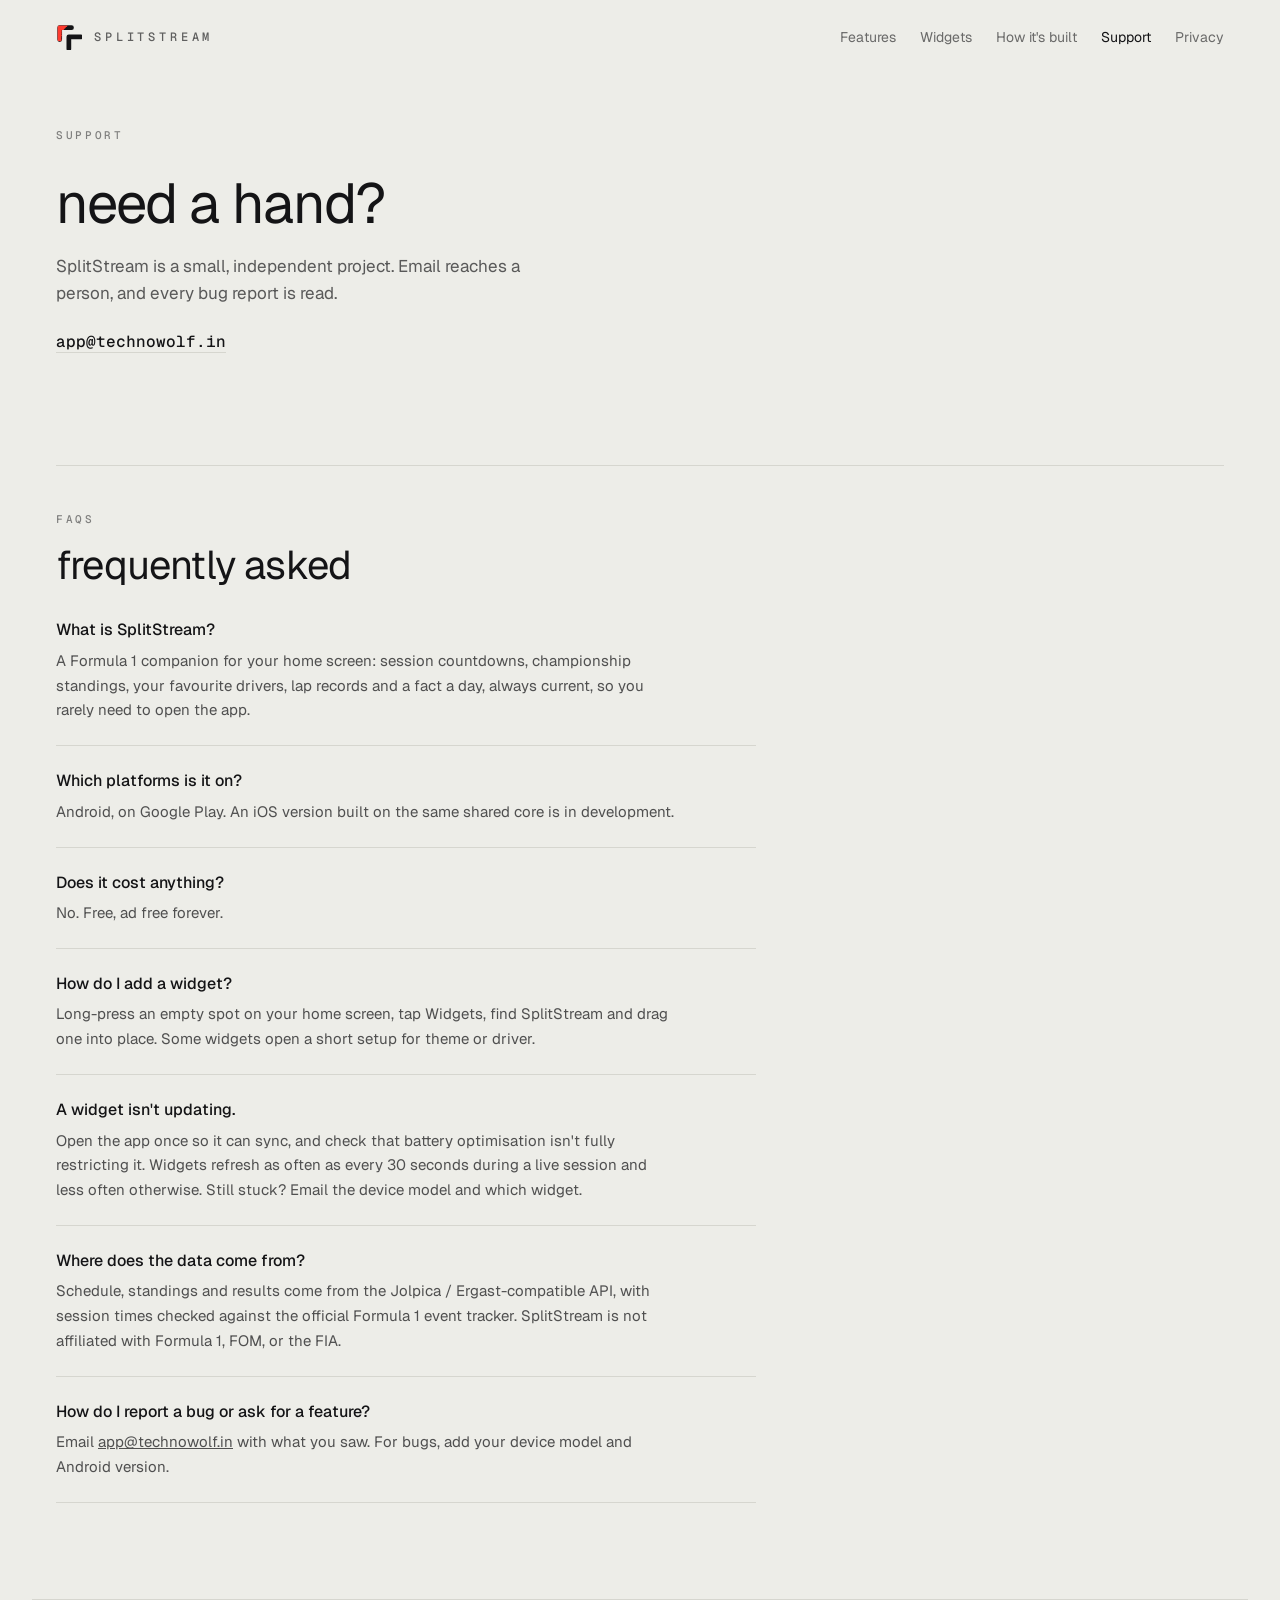
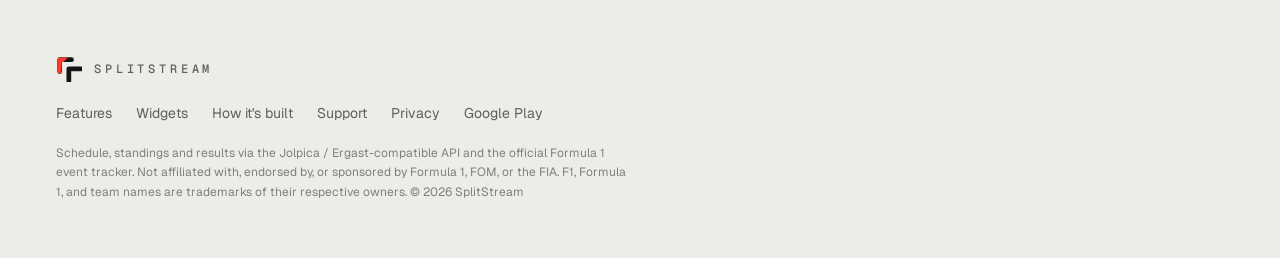
<file: support.html>
<!doctype html>
<html lang="en">
<head>
  <meta charset="utf-8">
  <meta name="viewport" content="width=device-width, initial-scale=1, viewport-fit=cover">
  <title>Support · SplitStream</title>
  <meta name="description" content="Get help with SplitStream: contact, widget setup and frequently asked questions.">
  <meta name="theme-color" content="#EDEDE8">
  <link rel="icon" type="image/png" sizes="32x32" href="app-assets/favicon-32.png">
  <link rel="icon" type="image/png" sizes="64x64" href="app-assets/favicon-64.png">
  <link rel="icon" type="image/svg+xml" href="app-assets/icon.svg">
  <link rel="apple-touch-icon" href="app-assets/apple-touch-icon.png">
  <link rel="preconnect" href="https://fonts.googleapis.com">
  <link rel="preconnect" href="https://fonts.gstatic.com" crossorigin>
  <link rel="stylesheet" href="https://fonts.googleapis.com/css2?family=Geist:wght@400;500&family=Geist+Mono:wght@500&family=Roboto:wght@400;500;700&family=Noto+Sans+Mono:wght@500;700&display=swap">
  <link rel="stylesheet" href="assets/site.css">
  
</head>
<body>
<a class="skip" href="#main">Skip to content</a>
<svg width="0" height="0" style="position:absolute" aria-hidden="true" focusable="false">
  <defs>
    <clipPath id="lc"><path d="M52.25,28.25 L32.25,28.25 A4,4 0 0,0 28.25,32.25 L28.25,52.25 A4,4 0 0,0 36.25,52.25 L36.25,36.25 L52.25,36.25 A4,4 0 0,0 52.25,28.25 Z"/></clipPath>
    <symbol id="mark" viewBox="26 26 44 44">
      <path d="M67.75,43.75 L47.75,43.75 A4,4 0 0,0 43.75,47.75 L43.75,67.75 A4,4 0 0,0 51.75,67.75 L51.75,51.75 L67.75,51.75 A4,4 0 0,0 67.75,43.75 Z" fill="currentColor"/>
      <path d="M52.25,28.25 L32.25,28.25 A4,4 0 0,0 28.25,32.25 L28.25,52.25 A4,4 0 0,0 36.25,52.25 L36.25,36.25 L52.25,36.25 A4,4 0 0,0 52.25,28.25 Z" fill="currentColor"/>
      <g clip-path="url(#lc)"><path transform="translate(1.25 1.25)" d="M27 27 L45 27 L43.55 28.14 L43.5 29.29 L41.26 30.43 L41 31.57 L39.06 32.71 L38.22 33.86 L37.5 35 L36.47 35 L35.43 34.77 L34.4 35 L34.6 36.54 L34.34 38.08 L34.33 39.62 L34.39 41.17 L33.97 42.71 L34.86 44.25 L33.83 45.79 L34.03 47.33 L33.73 48.88 L34.07 50.42 L34.27 51.96 L33.9 53.5 L32.17 54.47 L30.45 53.78 L28.73 53.55 L27 54.5Z" fill="#FF3B2F"/></g>
    </symbol>
    <symbol id="playglyph" viewBox="0 0 20 24"><path d="M0 0 L0 24 L20 12 Z" fill="currentColor"/></symbol>
  </defs>
</svg>
<header class="site-head paper">
  <div class="in">
    <a class="lock" href="index.html" aria-label="SplitStream home"><svg aria-hidden="true"><use href="#mark"/></svg><span>SPLITSTREAM</span></a>
    <nav class="links" aria-label="Main"><a href="index.html#features">Features</a><a href="index.html#widgets">Widgets</a><a href="built.html">How it's built</a><a href="support.html" aria-current="page">Support</a><a href="privacy.html">Privacy</a></nav>
    <details class="menu">
      <summary aria-label="Menu"><span>Menu</span></summary>
      <nav class="links" aria-label="Main"><a href="index.html#features">Features</a><a href="index.html#widgets">Widgets</a><a href="built.html">How it's built</a><a href="support.html" aria-current="page">Support</a><a href="privacy.html">Privacy</a></nav>
    </details>
  </div>
</header>
<main id="main" class="paper">
  <div class="in">
    <div class="page-head">
      <p class="eyebrow">Support</p>
      <h1 class="line">need a hand?</h1>
      <p class="sub">SplitStream is a small, independent project. Email reaches a person, and every bug report is read.</p>
      <p class="mail"><a href="mailto:app@technowolf.in">app@technowolf.in</a></p>
    </div>
    <div class="faq-head"><p class="eyebrow">FAQs</p><h2 class="line sm">frequently asked</h2></div>
    <div class="faq">
      <div><h3>What is SplitStream?</h3><p>A Formula 1 companion for your home screen: session countdowns, championship standings, your favourite drivers, lap records and a fact a day, always current, so you rarely need to open the app.</p></div>
      <div><h3>Which platforms is it on?</h3><p>Android, on Google Play. An iOS version built on the same shared core is in development.</p></div>
      <div><h3>Does it cost anything?</h3><p>No. Free, ad free forever.</p></div>
      <div><h3>How do I add a widget?</h3><p>Long-press an empty spot on your home screen, tap Widgets, find SplitStream and drag one into place. Some widgets open a short setup for theme or driver.</p></div>
      <div><h3>A widget isn't updating.</h3><p>Open the app once so it can sync, and check that battery optimisation isn't fully restricting it. Widgets refresh as often as every 30 seconds during a live session and less often otherwise. Still stuck? Email the device model and which widget.</p></div>
      <div><h3>Where does the data come from?</h3><p>Schedule, standings and results come from the Jolpica / Ergast-compatible API, with session times checked against the official Formula 1 event tracker. SplitStream is not affiliated with Formula 1, FOM, or the FIA.</p></div>
      <div><h3>How do I report a bug or ask for a feature?</h3><p>Email <a href="mailto:app@technowolf.in">app@technowolf.in</a> with what you saw. For bugs, add your device model and Android version.</p></div>
    </div>
  </div>
</main>
<footer class="site-foot paper">
  <div class="in">
    <a class="lock" href="index.html" aria-label="SplitStream home"><svg aria-hidden="true"><use href="#mark"/></svg><span>SPLITSTREAM</span></a>
    <nav class="fl" aria-label="Footer"><a href="index.html#features">Features</a><a href="index.html#widgets">Widgets</a><a href="built.html">How it's built</a><a href="support.html">Support</a><a href="privacy.html">Privacy</a><a href="https://play.google.com/store/apps/details?id=dev.moksh.splitstream">Google Play</a></nav>
    <p>Schedule, standings and results via the Jolpica / Ergast-compatible API and the official Formula 1 event tracker. Not affiliated with, endorsed by, or sponsored by Formula 1, FOM, or the FIA. F1, Formula 1, and team names are trademarks of their respective owners. &copy; 2026 SplitStream</p>
  </div>
</footer>
</body>
</html>
</file>
<file: assets/site.css>
/*
 * SplitStream site — quiet design.
 * Ink and paper bands, lowercase lines in Geist, red only in the mark.
 * Widgets are drawn in HTML/CSS in dp units (1dp = var(--d)), so they stay sharp at any size.
 */
:root {
  --ink: #0E0E10;
  --ink-fg: #EDEDEA;
  --ink-rule: #222226;
  --paper: #EDEDE8;
  --paper-fg: #141416;
  --paper-rule: #D6D6CF;
  --accent: #E10600;
  --sans: "Geist", ui-sans-serif, system-ui, -apple-system, "Segoe UI", sans-serif;
  --mono: "Geist Mono", ui-monospace, "SF Mono", Menlo, monospace;
  /* widget faces match Android's Roboto and monospace */
  --wf: "Roboto", system-ui, sans-serif;
  --wm: "Noto Sans Mono", "Droid Sans Mono", ui-monospace, monospace;
  color-scheme: light;
}

*, *::before, *::after { box-sizing: border-box; }
html { -webkit-text-size-adjust: 100%; font-size: clamp(16px, calc(10px + 0.42vw), 22px); }
body { margin: 0; background: var(--paper); color: var(--paper-fg); font: 1rem/1.6 var(--sans); -webkit-font-smoothing: antialiased; }
img, svg { max-width: 100%; }
a { color: inherit; }
:focus-visible { outline: 2px solid var(--accent); outline-offset: 0.1875rem; border-radius: 2px; }
.skip { position: absolute; left: -9999px; top: 0; }
.skip:focus { left: 1rem; top: 1rem; background: var(--paper-fg); color: var(--paper); padding: 0.5rem 0.75rem; z-index: 10; }

/* bands */
.ink { background: var(--ink); color: var(--ink-fg); --rule: var(--ink-rule); }
.paper { background: var(--paper); color: var(--paper-fg); --rule: var(--paper-rule); }
.band { padding-block: 6rem; }
.in {
  max-width: 76rem; margin: 0 auto;
  padding-left: max(1.5rem, env(safe-area-inset-left, 0px));
  padding-right: max(1.5rem, env(safe-area-inset-right, 0px));
}
.row { display: grid; grid-template-columns: minmax(0, 1fr) minmax(0, 1.15fr); gap: 4rem; align-items: center; }
.row.flip > :first-child { order: 2; }

/* type */
.line {
  font-size: clamp(2rem, 4.6vw, 3.5rem); font-weight: 400; letter-spacing: -0.02em; line-height: 1.1;
  text-transform: lowercase; text-wrap: balance; margin: 0;
}
.line.sm { font-size: clamp(1.625rem, 3.4vw, 2.5rem); }
.sub { font-size: 1.0625rem; line-height: 1.6; opacity: 0.68; margin: 1.125rem 0 0; max-width: 44ch; }
.meta { font: 500 0.6875rem/1.5 var(--mono); letter-spacing: 0.2em; text-transform: uppercase; opacity: 0.5; margin-top: 1.375rem; }
/* on phones the long meta line breaks at a chosen point instead of leaving a dot at a line end */
.meta .brk { display: none; }
.eyebrow { font: 500 0.6875rem/1 var(--mono); letter-spacing: 0.24em; text-transform: uppercase; opacity: 0.5; margin: 0 0 1.125rem; }

/* header */
.site-head { position: relative; z-index: 2; }
.site-head .in { display: flex; align-items: center; justify-content: space-between; gap: 1rem; padding-block: 1.5rem; }
.lock { display: inline-flex; align-items: center; gap: 0.75rem; text-decoration: none; }
.lock svg { width: 1.625rem; height: 1.625rem; flex: none; }
.lock span { font: 500 0.75rem/1 var(--mono); letter-spacing: 0.32em; opacity: 0.65; }
.links { display: flex; gap: 1.5rem; font-size: 0.875rem; }
.links a { text-decoration: none; opacity: 0.6; transition: opacity 0.2s; }
.links a:hover, .links a[aria-current] { opacity: 1; }
.menu { display: none; position: relative; }
.menu summary {
  list-style: none; cursor: pointer; font: 500 0.75rem/1 var(--mono); letter-spacing: 0.2em; text-transform: uppercase;
  padding: 0.625rem 0.875rem; border: 1px solid var(--rule); border-radius: 62.4375rem;
}
.menu summary::-webkit-details-marker { display: none; }
.menu[open] summary { border-color: currentColor; }
.menu .links {
  position: absolute; right: 0; top: calc(100% + 0.5rem); flex-direction: column; gap: 0; min-width: 12.5rem;
  background: inherit; border: 1px solid var(--rule); border-radius: 0.875rem; padding: 0.5rem; font-size: 1rem;
  box-shadow: 0 1.125rem 2.5rem rgba(0, 0, 0, 0.12);
}
.paper .menu .links { background: var(--paper); }
.ink .menu .links { background: var(--ink); }
.menu .links a { padding: 0.625rem 0.75rem; opacity: 0.8; }

/* play button */
.play {
  display: inline-flex; align-items: center; gap: 0.625rem; margin-top: 2rem; padding: 0.8125rem 1.25rem 0.8125rem 1.0625rem;
  border-radius: 62.4375rem; font-size: 0.9375rem; text-decoration: none; border: 1px solid currentColor;
  transition: transform 0.2s ease;
}
.play svg { width: 0.875rem; height: 1rem; }
.play:hover { transform: translateY(-1px); }
.paper .play { background: var(--paper-fg); color: var(--paper); border-color: var(--paper-fg); }
.ink .play { background: var(--ink-fg); color: var(--ink); border-color: var(--ink-fg); }

/* home */
.hero { padding-block: 3rem 7rem; }
.feats { display: grid; grid-template-columns: repeat(3, minmax(0, 1fr)); gap: 2.5rem 2rem; margin-top: 3rem; }
.feats div, .tech div { border-top: 1px solid var(--rule); padding-top: 1rem; display: grid; gap: 0.375rem; align-content: start; }
.feats b, .tech b { font-weight: 500; font-size: 1rem; }
.feats span, .tech span { font-size: 0.875rem; opacity: 0.62; line-height: 1.55; }
.sizes { display: grid; grid-template-columns: 1fr 1.5fr 1.5fr; gap: 1.25rem; margin-top: 3rem; }
.anchor { scroll-margin-top: 1rem; }

/* how it's built */
.page-head { padding-block: 3.5rem 6rem; display: grid; gap: 0.875rem; }
.page-head .sub { margin-top: 0.25rem; }
.flow { display: grid; grid-template-columns: repeat(4, minmax(0, 1fr)); margin-top: 3rem; border: 1px solid var(--rule); border-radius: 0.875rem; overflow: hidden; }
.flow div { padding: 1.5rem 1.25rem; display: grid; gap: 0.5rem; align-content: start; border-left: 1px solid var(--rule); }
.flow div:first-child { border-left: 0; }
.flow b { font-weight: 500; font-size: 0.9375rem; }
.flow span { font-size: 0.875rem; opacity: 0.62; line-height: 1.5; }
.flow em, .tech em { font: 500 0.6875rem/1.3 var(--mono); letter-spacing: 0.16em; text-transform: uppercase; font-style: normal; opacity: 0.5; }
.tech { display: grid; grid-template-columns: repeat(3, minmax(0, 1fr)); gap: 2.25rem 2rem; margin-top: 3rem; }

/* reading pages */
.read { max-width: 43.75rem; padding-bottom: 6rem; }
.read h2 { font-size: 1.375rem; font-weight: 400; letter-spacing: -0.01em; text-transform: lowercase; margin: 3rem 0 0.75rem; }
.read h3 { font-size: 0.9375rem; font-weight: 500; margin: 1.5rem 0 0.375rem; }
.read p, .read li { font-size: 0.9375rem; line-height: 1.7; opacity: 0.78; }
.read p { margin: 0 0 0.75rem; }
.read ul { padding-left: 1.25rem; margin: 0 0 0.75rem; }
.read strong { font-weight: 500; }
.mail { font: 500 1rem/1.4 var(--mono); user-select: all; margin-top: 0.625rem; }
.mail a { text-decoration: none; border-bottom: 1px solid var(--rule); }
.faq-head { border-top: 1px solid var(--rule); padding-top: 3rem; margin-bottom: 0.5rem; }
.faq { max-width: 43.75rem; padding-bottom: 6rem; }
.faq div { border-top: 1px solid var(--rule); padding-block: 1.375rem; }
.faq div:first-child { border-top: 0; }
.faq div:last-child { border-bottom: 1px solid var(--rule); }
.faq h3 { font-size: 1rem; font-weight: 500; margin: 0 0 0.375rem; }
.faq p { font-size: 0.9375rem; line-height: 1.65; opacity: 0.72; margin: 0; max-width: 62ch; }

/* footer */
.site-foot .in { padding-block: 3.5rem; display: grid; gap: 1.25rem; border-top: 1px solid var(--rule); }
.site-foot .fl { display: flex; flex-wrap: wrap; gap: 0.5rem 1.5rem; font-size: 0.875rem; opacity: 0.65; }
.site-foot .fl a { text-decoration: none; }
.site-foot .fl a:hover { text-decoration: underline; }
.site-foot p { font-size: 0.75rem; opacity: 0.5; max-width: 72ch; margin: 0; line-height: 1.6; }

/* ---------- widgets ---------- */
.wid { container-type: inline-size; width: 100%; max-width: 30rem; justify-self: center; }
.wid.xl { max-width: 35rem; }

/* frame: a tray around each widget with a caption bar, like the old catalog cards */
.ink { --tray: #131316; --frame: #3A3A40; }
.paper { --tray: #DFDFD8; --frame: #C2C2BA; }
.frame { margin: 0; width: 100%; max-width: 34rem; justify-self: center; border: 1px solid var(--frame); border-radius: 0.875rem; overflow: hidden; display: flex; flex-direction: column; }
.tray { flex: 1; display: grid; place-items: center; padding: 2.75rem 2rem; background: var(--tray); }
.tray .wid { max-width: 22rem; }
.tray .wid.xl { max-width: 26rem; }
.frame figcaption { padding: 0.875rem 1.125rem; border-top: 1px solid var(--frame); font: 500 0.6875rem/1 var(--mono); letter-spacing: 0.16em; text-transform: uppercase; }
/* sizes share one dp scale so S, M and L read true to each other */
.sizes .frame { max-width: none; }
.sizes .tray { padding: 2rem 1.25rem; }
.sizes .wid { --k: 0.062rem; max-width: none; }
.sizes .ws { width: calc(110 * var(--k)); }
.sizes .wm, .sizes .wl { width: calc(250 * var(--k)); }
.w {
  --d: calc(100cqw / var(--W));
  width: 100%; aspect-ratio: var(--W) / var(--H); border-radius: calc(16 * var(--d)); padding: calc(12 * var(--d));
  font-family: var(--wf); font-size: calc(12 * var(--d)); display: flex; flex-direction: column; overflow: hidden; line-height: 1.2;
  font-variant-numeric: tabular-nums;
}
.w.dark { background: #1A1919; color: #FFFFFF; --t2: #ADAAAA; --t3: #949292; --el: #262626; --div: #2A2929; box-shadow: 0 0 0 1px var(--ink-rule); }
.w.light { background: #F4F1F1; color: #1A1919; --t2: #666060; --t3: #6F6D6D; --el: #E6DFDF; --div: #E2DCDC; box-shadow: 0 1.125rem 2.5rem rgba(0, 0, 0, 0.10), 0 2px 0.375rem rgba(0, 0, 0, 0.08); }
.w .eb { display: flex; justify-content: space-between; gap: calc(8 * var(--d)); font-size: calc(11 * var(--d)); letter-spacing: 0.09em; color: var(--t2); text-transform: uppercase; white-space: nowrap; }
.w .ttl { font-size: calc(19 * var(--d)); font-weight: 700; letter-spacing: 0.005em; margin-top: calc(3 * var(--d)); }
.w .nx { font-size: calc(11 * var(--d)); letter-spacing: 0.09em; color: var(--t3); text-transform: uppercase; margin-top: calc(6 * var(--d)); }
.w .clk { font-family: var(--wm); font-weight: 500; font-size: calc(24 * var(--d)); display: flex; gap: calc(8 * var(--d)); letter-spacing: -0.02em; margin-top: calc(1 * var(--d)); }
.w .cells { display: grid; grid-template-columns: repeat(3, minmax(0, 1fr)); gap: calc(4 * var(--d)); margin-top: auto; }
.w .cell { background: var(--el); border-radius: calc(4 * var(--d)); padding: calc(5 * var(--d)) calc(4 * var(--d)); display: grid; justify-items: center; gap: calc(2 * var(--d)); }
.w .cell b { font-weight: 400; font-size: calc(11 * var(--d)); color: var(--t3); letter-spacing: 0.04em; }
.w .acc { color: var(--accent) !important; }
.w .cell span { font-size: calc(10 * var(--d)); color: var(--t2); letter-spacing: 0.08em; }
.w .cell i { font-style: normal; font-family: var(--wm); font-weight: 700; font-size: calc(11 * var(--d)); }
.w .circ { font-size: calc(11.5 * var(--d)); color: var(--t2); margin-top: calc(2 * var(--d)); }
.w .hr { height: 1px; background: var(--div); margin-block: calc(9 * var(--d)) calc(2 * var(--d)); }
.w.xl .ttl { font-size: calc(21 * var(--d)); }
.w.xl .clk { font-size: calc(29 * var(--d)); }
.w .grid6 { display: grid; grid-template-columns: auto 1fr auto 1fr; gap: calc(11 * var(--d)) calc(8 * var(--d)); margin-top: auto; font-size: calc(12 * var(--d)); }
.w .grid6 b { font-weight: 400; color: var(--t3); letter-spacing: 0.04em; }
.w .grid6 i { font-style: normal; font-family: var(--wm); text-align: right; letter-spacing: 0.02em; }
.w.s .eb { font-size: calc(9 * var(--d)); }
.w.s .nx { font-size: calc(10 * var(--d)); margin-top: calc(4 * var(--d)); }
.w.s .big { font-weight: 500; font-size: calc(32 * var(--d)); line-height: 1; margin-top: calc(4 * var(--d)); }
.w.s .hms { font-family: var(--wm); font-weight: 500; font-size: calc(14.5 * var(--d)); letter-spacing: -0.03em; margin-top: auto; }
.w.m { justify-content: space-between; }
.w.m .clk { font-size: calc(25 * var(--d)); }
.w.m .foot { font-size: calc(12 * var(--d)); color: var(--t2); }
.w .rows { display: grid; grid-template-rows: repeat(4, 1fr); flex: 1; margin-top: calc(8 * var(--d)); }
.w .r { display: flex; align-items: center; padding-inline: calc(6 * var(--d)); }
.w .r .st { align-self: stretch; width: calc(3 * var(--d)); margin-right: calc(6 * var(--d)); }
.w .r .ps { width: calc(14 * var(--d)); font-size: calc(11 * var(--d)); color: var(--t3); }
.w .r .cd { margin-left: calc(4 * var(--d)); font-weight: 700; font-size: calc(14 * var(--d)); letter-spacing: 0.03em; }
.w .r .gp { flex: 1; text-align: right; font-family: var(--wm); font-size: calc(10 * var(--d)); color: var(--t3); }
.w .r .pt { margin-left: calc(6 * var(--d)); font-family: var(--wm); font-weight: 500; font-size: calc(14 * var(--d)); min-width: calc(30 * var(--d)); text-align: right; }
.w.drv { padding: calc(12 * var(--d)) calc(14 * var(--d)); }
.w .dtop { display: flex; gap: calc(10 * var(--d)); }
.w .tick { width: calc(4 * var(--d)); border-radius: 1px; margin-block: calc(2 * var(--d)); }
.w .dname { flex: 1; min-width: 0; }
.w .dn1 { display: flex; align-items: baseline; gap: calc(6 * var(--d)); }
.w .dn1 b { font-weight: 500; font-size: calc(18 * var(--d)); }
.w .dn1 span { font-size: calc(13 * var(--d)); letter-spacing: 0.08em; color: var(--t2); }
.w .dn2 { font-weight: 700; font-size: calc(21 * var(--d)); letter-spacing: 0.005em; line-height: 1.1; }
.w .dn3 { font-size: calc(13 * var(--d)); color: var(--t2); margin-top: calc(1 * var(--d)); }
.w .dpts { text-align: right; }
.w .dpts b { display: block; font-weight: 400; font-size: calc(34 * var(--d)); line-height: 1; }
.w .dpts span { font-size: calc(11 * var(--d)); letter-spacing: 0.09em; color: var(--t3); }
.w .fight { display: grid; grid-template-columns: 1fr 1px 1fr; gap: calc(10 * var(--d)); margin-top: calc(6 * var(--d)); }
.w .fight b { display: block; font-weight: 700; font-size: calc(13 * var(--d)); }
.w .fight span { font-size: calc(12 * var(--d)); color: var(--t2); }
.w .vr { background: var(--div); }
.w .stats { display: grid; grid-template-columns: 1fr 1px 1fr 1px 1fr; gap: calc(8 * var(--d)); border-top: 1px solid var(--div); padding-top: calc(5 * var(--d)); margin-top: calc(6 * var(--d)); }
.w .stats b { display: block; font-weight: 500; font-size: calc(15 * var(--d)); }
.w .stats span { font-size: calc(10 * var(--d)); letter-spacing: 0.1em; color: var(--t3); }
.w .prog { display: flex; align-items: center; gap: calc(8 * var(--d)); margin-top: auto; padding-top: calc(6 * var(--d)); }
.w .ticks { flex: 1; display: grid; grid-template-columns: repeat(23, 1fr); gap: calc(1.6 * var(--d)); }
.w .ticks i { height: calc(4 * var(--d)); background: var(--t3); }
.w .ticks i.o { background: var(--el); }
.w .prog span { font-family: var(--wm); font-size: calc(10 * var(--d)); color: var(--t3); }
.w .art { height: calc(40 * var(--d)); margin-top: calc(4 * var(--d)); display: flex; justify-content: center; }
.w .art svg { height: 100%; width: auto; overflow: visible; }
.w .art path { fill: none; stroke: currentColor; stroke-width: calc(1.3 * var(--d)); stroke-linecap: round; stroke-linejoin: round; vector-effect: non-scaling-stroke; }
.w .lt { font-family: var(--wm); font-weight: 500; font-size: calc(32 * var(--d)); letter-spacing: -0.03em; line-height: 1.05; margin-top: calc(3 * var(--d)); }
.w .holder { display: flex; align-items: center; gap: calc(6 * var(--d)); font-size: calc(12.5 * var(--d)); color: var(--t2); margin-top: calc(2 * var(--d)); }
.w .holder i { width: calc(3 * var(--d)); height: calc(12 * var(--d)); display: block; }
.w .lmeta { display: grid; grid-template-columns: repeat(3, 1fr); gap: calc(6 * var(--d)); margin-top: auto; }
.w .lmeta div { background: var(--el); border-radius: calc(4 * var(--d)); height: calc(32 * var(--d)); display: grid; place-content: center; justify-items: center; gap: calc(1 * var(--d)); }
.w .lmeta b { font-weight: 500; font-size: calc(12 * var(--d)); }
.w .lmeta span { font-size: calc(9 * var(--d)); letter-spacing: 0.1em; color: var(--t2); }
.w .tbox { display: flex; align-items: center; gap: calc(8 * var(--d)); margin-top: calc(8 * var(--d)); padding-block: calc(8 * var(--d)); }
.w .tbox .tk { width: calc(3 * var(--d)); align-self: stretch; }
.w .tbox .n { font-size: calc(40 * var(--d)); line-height: 1; }
.w .tbox span { display: block; font-size: calc(11 * var(--d)); letter-spacing: 0.09em; color: var(--t2); }
.w .tbox b { display: block; font-size: calc(13 * var(--d)); font-weight: 700; }
.w .fact { font-size: calc(12.5 * var(--d)); line-height: 1.5; color: var(--t2); border-top: 1px solid var(--div); padding-top: calc(10 * var(--d)); margin-top: calc(4 * var(--d)); }

/* ---------- responsive ---------- */
@media (max-width: 820px) {
  .site-head .links { display: none; }
  .menu { display: block; }
  .menu .links { display: flex; }
  .row, .row.flip { grid-template-columns: 1fr; gap: 2.5rem; }
  .row.flip > :first-child { order: 0; }
  .band { padding-block: 4.5rem; }
  .hero { padding-block: 2rem 5rem; }
  .feats, .tech { grid-template-columns: 1fr 1fr; }
  .flow { grid-template-columns: 1fr; }
  .flow div { border-left: 0; border-top: 1px solid var(--rule); }
  .flow div:first-child { border-top: 0; }
  .sizes { grid-template-columns: 1fr 1fr; gap: 1rem; }
  .sizes .frame:last-child { grid-column: 1 / -1; }
}
@media (max-width: 520px) {
  .feats, .tech { grid-template-columns: 1fr; }
  .sizes { grid-template-columns: 1fr; gap: 1rem; }
  .meta:not(.short) .sep { display: none; }
  .meta:not(.short) .brk { display: block; }
  .tray { padding: 2rem 1.25rem; }
  .tray .wid { max-width: 16.5rem; }
  .tray .wid.xl { max-width: 18.5rem; }
  .page-head { padding-block: 2.5rem 4.5rem; }
}
@media (max-width: 359px) {
  .meta.short .sep { display: none; }
  .meta.short .brk { display: block; }
}
@media (prefers-reduced-motion: no-preference) {
  .wid .w { transition: transform 0.4s ease; }
  .wid:hover .w { transform: translateY(-3px); }
}
@media (prefers-reduced-motion: reduce) {
  .play, .links a { transition: none; }
}
</file>
